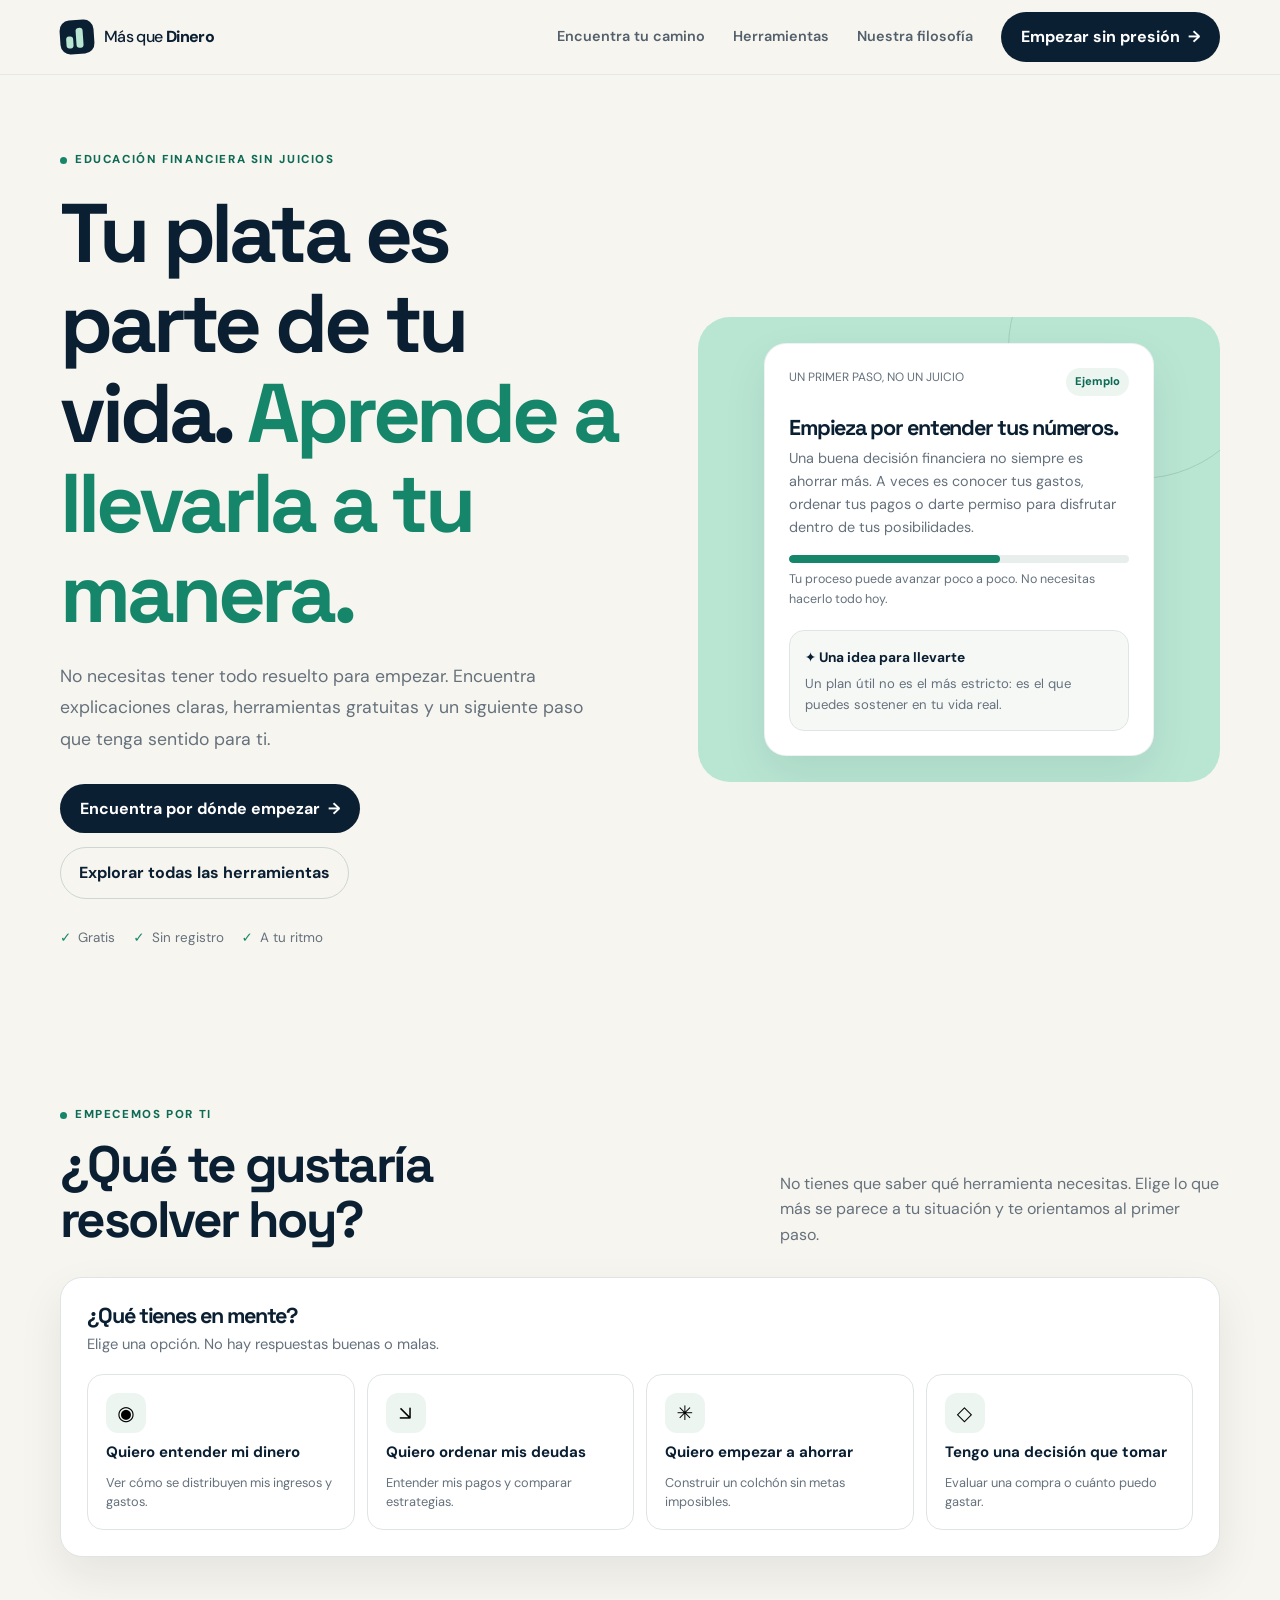
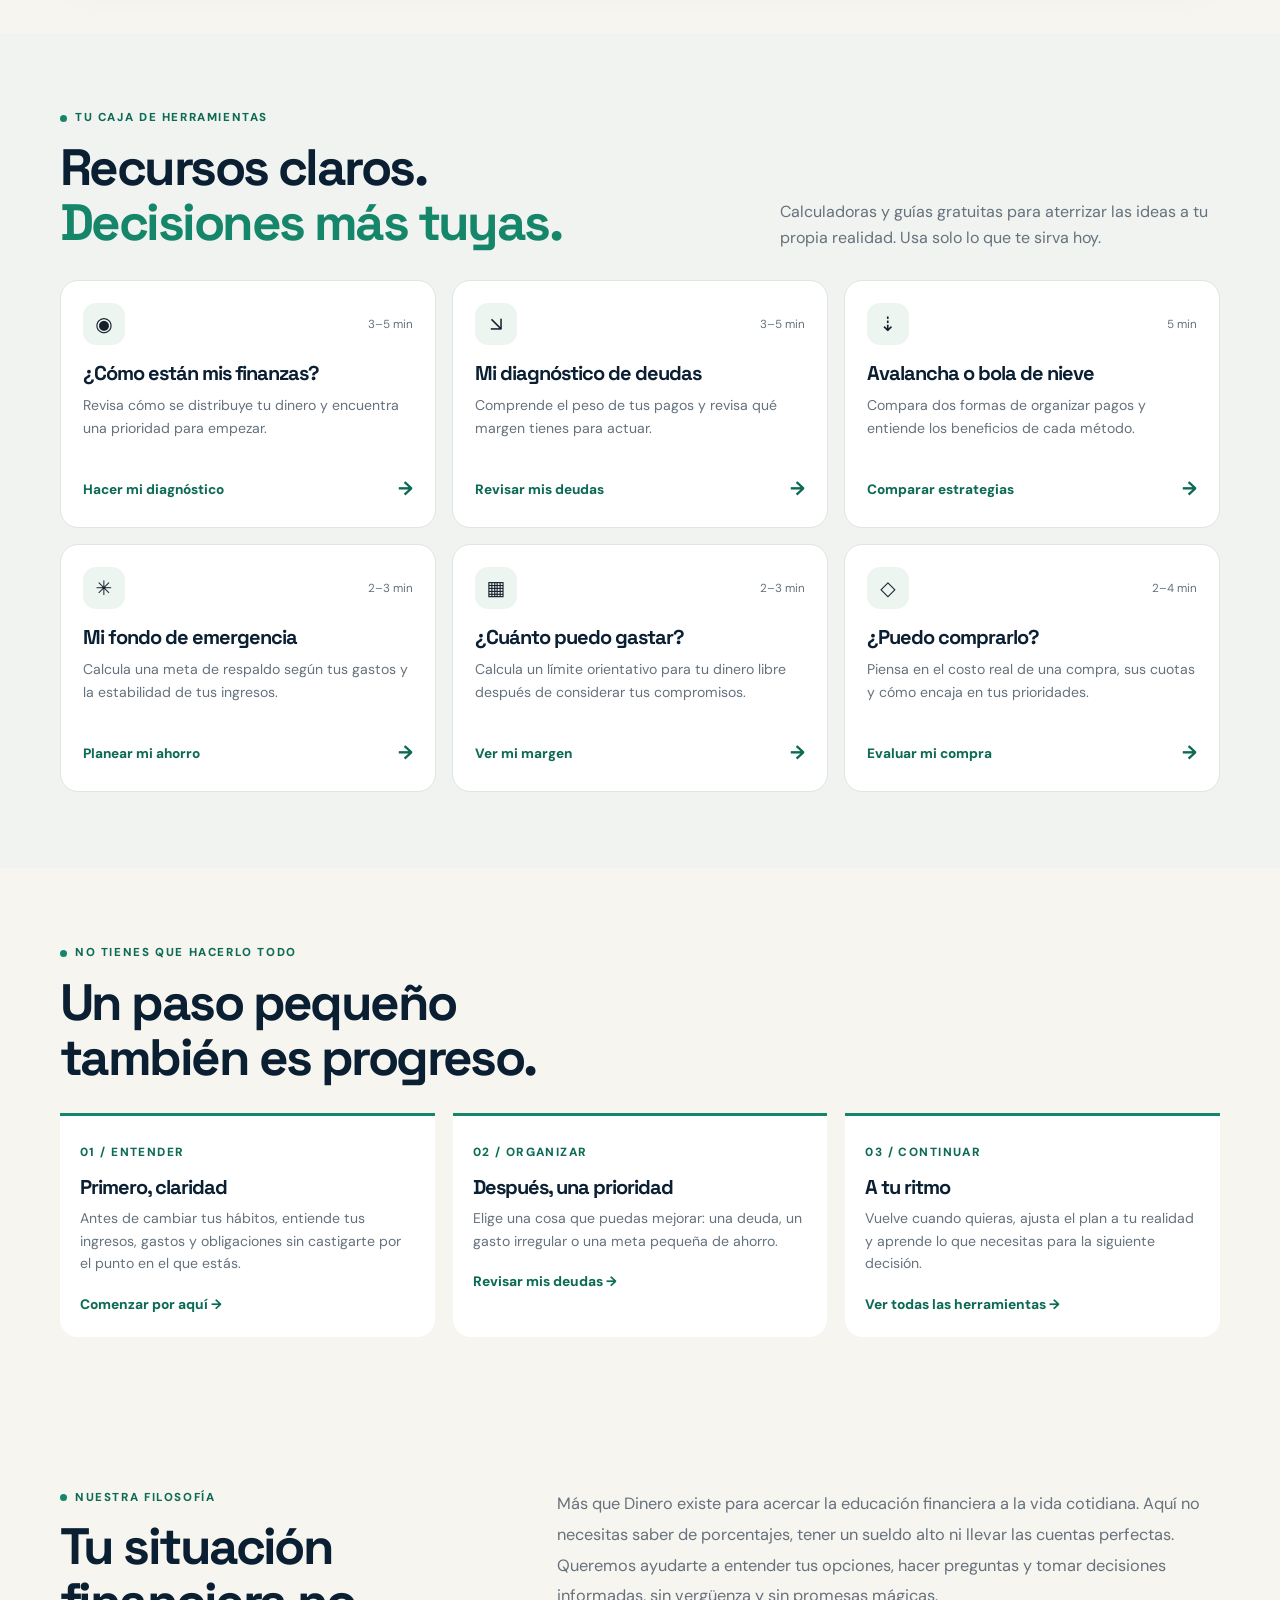
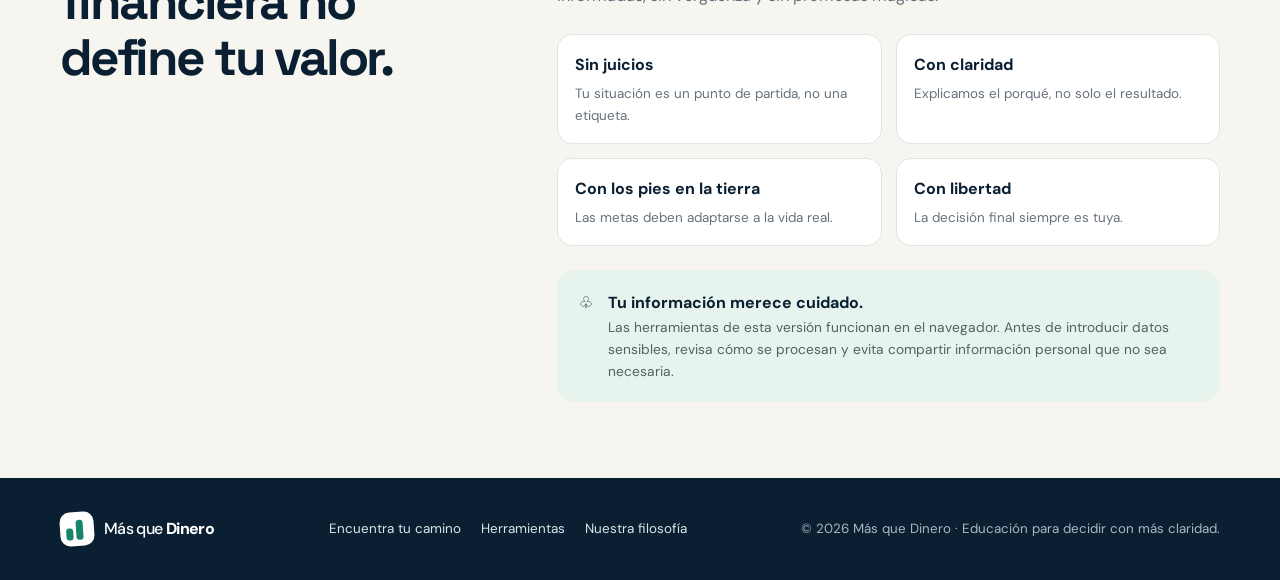
<file: index.html>
<!DOCTYPE html>
<html lang="es">
<head>
  <meta charset="UTF-8" />
  <meta name="viewport" content="width=device-width, initial-scale=1" />
  <meta name="theme-color" content="#0B1F33" />
  <meta name="description" content="Más que Dinero: herramientas gratuitas, explicaciones claras y pequeños pasos para tomar mejores decisiones financieras, sin juicios y a tu ritmo." />
  <title>Más que Dinero — Tu plata, a tu manera</title>
  <link rel="preconnect" href="https://fonts.googleapis.com" />
  <link rel="preconnect" href="https://fonts.gstatic.com" crossorigin />
  <link href="https://fonts.googleapis.com/css2?family=DM+Sans:wght@400;500;600;700;800&family=Space+Grotesk:wght@500;600;700&display=swap" rel="stylesheet" />
  <style>
    :root{--navy:#0B1F33;--navy2:#102B45;--cream:#F7F5EF;--paper:#fff;--mint:#B9E6D3;--green:#16866B;--green-dark:#0D6A55;--ink:#14202B;--muted:#65717C;--line:#DFE5E4;--soft:#EDF5F1;--yellow:#F2D77A;--shadow:0 18px 45px rgba(11,31,51,.08);--r:22px}
    *{box-sizing:border-box;margin:0;padding:0}html{scroll-behavior:smooth;scroll-padding-top:92px}body{font-family:'DM Sans',system-ui,sans-serif;background:var(--cream);color:var(--ink);line-height:1.6;-webkit-font-smoothing:antialiased}a{color:inherit;text-decoration:none}button{font:inherit;cursor:pointer}button:focus-visible,a:focus-visible{outline:3px solid var(--green);outline-offset:4px}.wrap{width:min(1160px,calc(100% - 40px));margin:auto}.topbar-wrap{position:sticky;top:0;z-index:20;background:rgba(247,245,239,.93);backdrop-filter:blur(14px);border-bottom:1px solid rgba(223,229,228,.8)}.topbar{height:74px;display:flex;align-items:center;gap:28px}.brand{display:flex;align-items:center;gap:10px;font-weight:500;letter-spacing:-.04em;color:var(--navy);white-space:nowrap}.brand strong{font-weight:800}.brand-mark{width:34px;height:34px;border-radius:10px;background:var(--navy);display:flex;align-items:flex-end;gap:3px;padding:6px;transform:rotate(-4deg)}.brand-mark span{width:7px;background:var(--mint);border-radius:3px}.brand-mark span:first-child{height:12px}.brand-mark span:last-child{height:20px}.nav{display:flex;gap:28px;margin-left:auto}.nav a{font-size:.9rem;font-weight:600;color:#52606b}.nav a:hover{color:var(--green-dark)}.nav-cta,.btn{border:0;border-radius:999px;background:var(--navy);color:white;padding:12px 20px;font-weight:700;display:inline-flex;align-items:center;justify-content:center;gap:8px;transition:transform .2s,background .2s}.nav-cta:hover,.btn:hover{background:var(--navy2);transform:translateY(-1px)}.menu-btn{display:none;background:white;border:1px solid var(--line);border-radius:12px;width:44px;height:44px;color:var(--navy)}
    .hero{display:grid;grid-template-columns:1.05fr .95fr;gap:60px;align-items:center;padding:76px 0 82px}.eyebrow{font-size:.72rem;letter-spacing:.14em;text-transform:uppercase;font-weight:800;color:var(--green-dark);display:flex;align-items:center;gap:8px}.dot{height:7px;width:7px;border-radius:50%;background:var(--green)}h1,h2,h3{font-family:'Space Grotesk',sans-serif;color:var(--navy);letter-spacing:-.05em;line-height:1.08}.hero h1{font-size:clamp(3rem,6.5vw,5.6rem);margin:20px 0 22px;max-width:680px}.hero h1 em{color:var(--green);font-style:normal}.lead{font-size:1.1rem;color:var(--muted);max-width:540px;line-height:1.8}.hero-actions{display:flex;gap:14px;align-items:center;margin-top:28px;flex-wrap:wrap}.btn-light{border:1px solid #ccd6d3;border-radius:999px;padding:12px 18px;font-weight:700;color:var(--navy);background:transparent}.reassurance{display:flex;flex-wrap:wrap;gap:18px;margin-top:28px;color:var(--muted);font-size:.84rem}.reassurance span{display:flex;align-items:center;gap:7px}.check{color:var(--green);font-weight:800}.hero-visual{position:relative;background:var(--mint);border-radius:32px;padding:26px;min-height:390px;display:flex;align-items:center;justify-content:center;overflow:hidden}.hero-visual:before{content:'';position:absolute;width:260px;height:260px;border:1px solid rgba(11,31,51,.13);border-radius:50%;top:-100px;right:-50px}.preview{position:relative;width:min(100%,390px);background:white;border:1px solid rgba(11,31,51,.06);border-radius:22px;padding:24px;box-shadow:var(--shadow)}.preview-top{display:flex;justify-content:space-between;gap:12px;color:var(--muted);font-size:.75rem}.tag{background:var(--soft);color:var(--green-dark);padding:5px 9px;border-radius:999px;font-size:.7rem;font-weight:800}.preview h3{font-size:1.35rem;margin:20px 0 8px}.preview p{color:var(--muted);font-size:.9rem}.insight{background:#f6f8f6;border:1px solid var(--line);border-radius:15px;padding:15px;margin-top:20px}.insight b{display:block;color:var(--navy);font-size:.86rem;margin-bottom:5px}.insight p{font-size:.82rem}.progress{height:8px;background:#e8eeeb;border-radius:99px;overflow:hidden;margin:16px 0 7px}.progress span{display:block;height:100%;width:62%;background:var(--green);border-radius:99px}.section{padding:76px 0}.section-head{display:flex;justify-content:space-between;align-items:end;gap:30px;margin-bottom:30px}.section-head h2,.path-intro h2,.about h2{font-size:clamp(2rem,4vw,3.4rem);margin-top:12px}.section-head p{max-width:440px;color:var(--muted)}.choose{background:white;border:1px solid var(--line);border-radius:var(--r);padding:26px;box-shadow:var(--shadow)}.choose h3{font-size:1.35rem;margin-bottom:5px}.choose>p{color:var(--muted);font-size:.92rem;margin-bottom:18px}.intent-grid{display:grid;grid-template-columns:repeat(4,1fr);gap:12px}.intent{display:flex;flex-direction:column;align-items:flex-start;text-align:left;gap:10px;padding:18px;border:1px solid var(--line);background:#fff;border-radius:16px;min-height:152px;transition:border .2s,transform .2s,background .2s}.intent:hover,.intent[aria-pressed="true"]{border-color:var(--green);background:#f4faf7;transform:translateY(-2px)}.intent-icon{height:40px;width:40px;display:grid;place-items:center;background:var(--soft);border-radius:12px;font-size:1.25rem}.intent strong{color:var(--navy);font-size:.94rem;line-height:1.3}.intent small{color:var(--muted);font-size:.8rem;line-height:1.5}.recommend{display:none;align-items:center;justify-content:space-between;gap:20px;background:var(--navy);color:white;padding:20px 22px;border-radius:16px;margin-top:16px}.recommend.show{display:flex}.recommend h4{font-family:'Space Grotesk',sans-serif;font-size:1.1rem;margin-bottom:5px}.recommend p{font-size:.86rem;color:#d4e0e5;max-width:660px}.recommend .btn{background:var(--mint);color:var(--navy);white-space:nowrap}.tools{background:#f0f3ef}.tool-grid{display:grid;grid-template-columns:repeat(3,1fr);gap:16px}.tool{background:white;border:1px solid var(--line);border-radius:18px;padding:22px;display:flex;flex-direction:column;min-height:248px;transition:transform .2s,box-shadow .2s}.tool:hover{transform:translateY(-3px);box-shadow:var(--shadow)}.tool-meta{display:flex;align-items:center;justify-content:space-between;margin-bottom:18px}.tool-icon{width:42px;height:42px;border-radius:13px;background:var(--soft);display:grid;place-items:center;font-size:1.25rem}.tool-time{font-size:.73rem;color:var(--muted)}.tool h3{font-size:1.25rem;margin-bottom:9px}.tool p{font-size:.88rem;color:var(--muted);line-height:1.65}.tool-foot{display:flex;align-items:center;justify-content:space-between;gap:10px;margin-top:auto;padding-top:20px;color:var(--green-dark);font-weight:800;font-size:.85rem}.tool-foot span:last-child{font-size:1.2rem}.path-grid{display:grid;grid-template-columns:repeat(3,1fr);gap:18px;margin-top:28px}.path{border-top:3px solid var(--green);padding:22px 20px 20px;background:white;border-radius:0 0 18px 18px}.path-num{font-size:.74rem;color:var(--green-dark);font-weight:800;letter-spacing:.12em}.path h3{font-size:1.25rem;margin:13px 0 9px}.path p{font-size:.88rem;color:var(--muted)}.path a{display:inline-block;color:var(--green-dark);font-weight:800;font-size:.86rem;margin-top:18px}.about{display:grid;grid-template-columns:.8fr 1.2fr;gap:55px;align-items:start}.about-copy{font-size:1.02rem;color:var(--muted);line-height:1.9}.principles{display:grid;grid-template-columns:repeat(2,1fr);gap:14px;margin-top:22px}.principle{padding:17px;border:1px solid var(--line);border-radius:15px;background:white}.principle b{display:block;color:var(--navy);margin-bottom:5px}.principle p{font-size:.84rem;color:var(--muted)}.privacy{background:#e7f3ed;border-radius:18px;padding:20px 22px;display:flex;gap:15px;align-items:flex-start;margin-top:24px}.privacy strong{color:var(--navy)}.privacy p{color:#4f645d;font-size:.86rem}.footer{background:var(--navy);color:#dce5e9;padding:34px 0}.footer-inner{display:flex;align-items:center;justify-content:space-between;gap:25px;flex-wrap:wrap}.footer .brand{color:white}.footer .brand-mark{background:white}.footer .brand-mark span{background:var(--green)}.footer small{color:#aab7bf}.footer-links{display:flex;gap:20px;flex-wrap:wrap;font-size:.84rem}.footer-links a:hover{color:var(--mint)}.sr-only{position:absolute;width:1px;height:1px;padding:0;margin:-1px;overflow:hidden;clip:rect(0,0,0,0);white-space:nowrap;border:0}
    @media(max-width:900px){.nav,.nav-cta{display:none}.menu-btn{display:block;margin-left:auto}.hero{grid-template-columns:1fr;gap:35px;padding:55px 0}.hero-visual{min-height:330px}.intent-grid{grid-template-columns:repeat(2,1fr)}.tool-grid{grid-template-columns:repeat(2,1fr)}.section-head{align-items:start;flex-direction:column}.about{grid-template-columns:1fr;gap:18px}}
    @media(max-width:600px){.wrap{width:calc(100% - 30px)}.topbar{height:66px}.hero{padding:42px 0 54px}.hero h1{font-size:clamp(2.75rem,13vw,4rem)}.lead{font-size:1rem}.hero-actions{align-items:stretch;flex-direction:column}.hero-actions a{width:100%}.hero-visual{padding:15px;min-height:300px;border-radius:23px}.preview{padding:19px}.section{padding:54px 0}.choose{padding:18px}.intent-grid,.tool-grid,.path-grid,.principles{grid-template-columns:1fr}.intent{min-height:auto;display:grid;grid-template-columns:42px 1fr;column-gap:12px}.intent-icon{grid-row:span 2}.recommend{align-items:stretch;flex-direction:column}.recommend .btn{width:100%}.tool{min-height:220px}.footer-inner{align-items:flex-start;flex-direction:column}.footer-links{gap:14px}.about h2,.section-head h2,.path-intro h2{font-size:2.3rem}}
    @media(prefers-reduced-motion:reduce){*,*::before,*::after{scroll-behavior:auto!important;transition:none!important;animation:none!important}}
  </style>
</head>
<body>
  <div class="topbar-wrap"><header class="topbar wrap">
    <a href="index.html" class="brand" aria-label="Más que Dinero, inicio"><span class="brand-mark"><span></span><span></span></span><span>Más que <strong>Dinero</strong></span></a>
    <nav class="nav" aria-label="Navegación principal"><a href="#elige">Encuentra tu camino</a><a href="#herramientas">Herramientas</a><a href="#sobre">Nuestra filosofía</a></nav>
    <a class="nav-cta" href="#elige">Empezar sin presión <span aria-hidden="true">→</span></a>
    <button class="menu-btn" id="menuBtn" aria-expanded="false" aria-controls="mobileNav" aria-label="Abrir menú">☰</button>
  </header></div>
  <div id="mobileNav" hidden style="background:#fff;border-bottom:1px solid #DFE5E4;padding:14px 20px"><div class="wrap" style="display:grid;gap:14px"><a href="#elige">Encuentra tu camino</a><a href="#herramientas">Herramientas</a><a href="#sobre">Nuestra filosofía</a></div></div>
  <main>
    <section class="hero wrap">
      <div><div class="eyebrow"><span class="dot"></span> Educación financiera sin juicios</div>
        <h1>Tu plata es parte de tu vida. <em>Aprende a llevarla a tu manera.</em></h1>
        <p class="lead">No necesitas tener todo resuelto para empezar. Encuentra explicaciones claras, herramientas gratuitas y un siguiente paso que tenga sentido para ti.</p>
        <div class="hero-actions"><a class="btn" href="#elige">Encuentra por dónde empezar <span aria-hidden="true">→</span></a><a class="btn-light" href="#herramientas">Explorar todas las herramientas</a></div>
        <div class="reassurance"><span><b class="check">✓</b> Gratis</span><span><b class="check">✓</b> Sin registro</span><span><b class="check">✓</b> A tu ritmo</span></div>
      </div>
      <div class="hero-visual" aria-label="Ejemplo ilustrativo de una recomendación financiera personalizada"><div class="preview"><div class="preview-top"><span>UN PRIMER PASO, NO UN JUICIO</span><span class="tag">Ejemplo</span></div><h3>Empieza por entender tus números.</h3><p>Una buena decisión financiera no siempre es ahorrar más. A veces es conocer tus gastos, ordenar tus pagos o darte permiso para disfrutar dentro de tus posibilidades.</p><div class="progress" aria-hidden="true"><span></span></div><p style="font-size:.78rem">Tu proceso puede avanzar poco a poco. No necesitas hacerlo todo hoy.</p><div class="insight"><b>✦ Una idea para llevarte</b><p>Un plan útil no es el más estricto: es el que puedes sostener en tu vida real.</p></div></div></div>
    </section>
    <section class="section wrap" id="elige"><div class="section-head"><div><div class="eyebrow"><span class="dot"></span> Empecemos por ti</div><h2>¿Qué te gustaría<br>resolver hoy?</h2></div><p>No tienes que saber qué herramienta necesitas. Elige lo que más se parece a tu situación y te orientamos al primer paso.</p></div>
      <div class="choose"><h3>¿Qué tienes en mente?</h3><p>Elige una opción. No hay respuestas buenas o malas.</p>
        <div class="intent-grid" role="group" aria-label="Elige tu objetivo financiero">
          <button class="intent" data-intent="claridad" aria-pressed="false"><span class="intent-icon" aria-hidden="true">◉</span><strong>Quiero entender mi dinero</strong><small>Ver cómo se distribuyen mis ingresos y gastos.</small></button>
          <button class="intent" data-intent="deudas" aria-pressed="false"><span class="intent-icon" aria-hidden="true">↘</span><strong>Quiero ordenar mis deudas</strong><small>Entender mis pagos y comparar estrategias.</small></button>
          <button class="intent" data-intent="ahorro" aria-pressed="false"><span class="intent-icon" aria-hidden="true">✳</span><strong>Quiero empezar a ahorrar</strong><small>Construir un colchón sin metas imposibles.</small></button>
          <button class="intent" data-intent="decision" aria-pressed="false"><span class="intent-icon" aria-hidden="true">◇</span><strong>Tengo una decisión que tomar</strong><small>Evaluar una compra o cuánto puedo gastar.</small></button>
        </div>
        <div class="recommend" id="recommend" aria-live="polite"><div><h4 id="recTitle">Tu primer paso</h4><p id="recText">Una recomendación aparecerá aquí.</p></div><a class="btn" id="recLink" href="diagnostico.html">Empezar <span aria-hidden="true">→</span></a></div>
      </div>
    </section>
    <section class="section tools" id="herramientas"><div class="wrap"><div class="section-head"><div><div class="eyebrow"><span class="dot"></span> Tu caja de herramientas</div><h2>Recursos claros.<br><span style="color:var(--green)">Decisiones más tuyas.</span></h2></div><p>Calculadoras y guías gratuitas para aterrizar las ideas a tu propia realidad. Usa solo lo que te sirva hoy.</p></div>
      <div class="tool-grid">
        <a class="tool" href="diagnostico.html"><div class="tool-meta"><span class="tool-icon">◉</span><span class="tool-time">3–5 min</span></div><h3>¿Cómo están mis finanzas?</h3><p>Revisa cómo se distribuye tu dinero y encuentra una prioridad para empezar.</p><div class="tool-foot"><span>Hacer mi diagnóstico</span><span>→</span></div></a>
        <a class="tool" href="diagnostico-deudas.html"><div class="tool-meta"><span class="tool-icon">↘</span><span class="tool-time">3–5 min</span></div><h3>Mi diagnóstico de deudas</h3><p>Comprende el peso de tus pagos y revisa qué margen tienes para actuar.</p><div class="tool-foot"><span>Revisar mis deudas</span><span>→</span></div></a>
        <a class="tool" href="avalancha-vs-boladenieve.html"><div class="tool-meta"><span class="tool-icon">⇣</span><span class="tool-time">5 min</span></div><h3>Avalancha o bola de nieve</h3><p>Compara dos formas de organizar pagos y entiende los beneficios de cada método.</p><div class="tool-foot"><span>Comparar estrategias</span><span>→</span></div></a>
        <a class="tool" href="fondo-de-emergencia.html"><div class="tool-meta"><span class="tool-icon">✳</span><span class="tool-time">2–3 min</span></div><h3>Mi fondo de emergencia</h3><p>Calcula una meta de respaldo según tus gastos y la estabilidad de tus ingresos.</p><div class="tool-foot"><span>Planear mi ahorro</span><span>→</span></div></a>
        <a class="tool" href="cuanto-puedo-gastar.html"><div class="tool-meta"><span class="tool-icon">▦</span><span class="tool-time">2–3 min</span></div><h3>¿Cuánto puedo gastar?</h3><p>Calcula un límite orientativo para tu dinero libre después de considerar tus compromisos.</p><div class="tool-foot"><span>Ver mi margen</span><span>→</span></div></a>
        <a class="tool" href="puedo-comprarlo.html"><div class="tool-meta"><span class="tool-icon">◇</span><span class="tool-time">2–4 min</span></div><h3>¿Puedo comprarlo?</h3><p>Piensa en el costo real de una compra, sus cuotas y cómo encaja en tus prioridades.</p><div class="tool-foot"><span>Evaluar mi compra</span><span>→</span></div></a>
      </div>
    </div></section>
    <section class="section wrap"><div class="path-intro"><div class="eyebrow"><span class="dot"></span> No tienes que hacerlo todo</div><h2>Un paso pequeño<br>también es progreso.</h2></div><div class="path-grid"><article class="path"><span class="path-num">01 / ENTENDER</span><h3>Primero, claridad</h3><p>Antes de cambiar tus hábitos, entiende tus ingresos, gastos y obligaciones sin castigarte por el punto en el que estás.</p><a href="diagnostico.html">Comenzar por aquí →</a></article><article class="path"><span class="path-num">02 / ORGANIZAR</span><h3>Después, una prioridad</h3><p>Elige una cosa que puedas mejorar: una deuda, un gasto irregular o una meta pequeña de ahorro.</p><a href="diagnostico-deudas.html">Revisar mis deudas →</a></article><article class="path"><span class="path-num">03 / CONTINUAR</span><h3>A tu ritmo</h3><p>Vuelve cuando quieras, ajusta el plan a tu realidad y aprende lo que necesitas para la siguiente decisión.</p><a href="#herramientas">Ver todas las herramientas →</a></article></div>
    </section>
    <section class="section wrap" id="sobre"><div class="about"><div><div class="eyebrow"><span class="dot"></span> Nuestra filosofía</div><h2>Tu situación financiera no define tu valor.</h2></div><div><p class="about-copy">Más que Dinero existe para acercar la educación financiera a la vida cotidiana. Aquí no necesitas saber de porcentajes, tener un sueldo alto ni llevar las cuentas perfectas. Queremos ayudarte a entender tus opciones, hacer preguntas y tomar decisiones informadas, sin vergüenza y sin promesas mágicas.</p><div class="principles"><div class="principle"><b>Sin juicios</b><p>Tu situación es un punto de partida, no una etiqueta.</p></div><div class="principle"><b>Con claridad</b><p>Explicamos el porqué, no solo el resultado.</p></div><div class="principle"><b>Con los pies en la tierra</b><p>Las metas deben adaptarse a la vida real.</p></div><div class="principle"><b>Con libertad</b><p>La decisión final siempre es tuya.</p></div></div><div class="privacy"><span aria-hidden="true">♧</span><div><strong>Tu información merece cuidado.</strong><p>Las herramientas de esta versión funcionan en el navegador. Antes de introducir datos sensibles, revisa cómo se procesan y evita compartir información personal que no sea necesaria.</p></div></div></div></div></section>
  </main>
  <footer class="footer"><div class="wrap footer-inner"><a href="index.html" class="brand"><span class="brand-mark"><span></span><span></span></span><span>Más que <strong>Dinero</strong></span></a><div class="footer-links"><a href="#elige">Encuentra tu camino</a><a href="#herramientas">Herramientas</a><a href="#sobre">Nuestra filosofía</a></div><small>© 2026 Más que Dinero · Educación para decidir con más claridad.</small></div></footer>
  <script>
    const choices={
      claridad:{title:'Empieza con una radiografía sencilla',text:'El diagnóstico financiero te ayuda a ordenar ingresos y gastos. No necesitas tener todo exacto: usa la mejor estimación que tengas.',href:'diagnostico.html',cta:'Hacer mi diagnóstico'},
      deudas:{title:'Primero, mira el panorama completo',text:'Revisa cuánto representan tus pagos de deuda y qué margen queda en tu presupuesto. Después puedes comparar estrategias de pago.',href:'diagnostico-deudas.html',cta:'Revisar mis deudas'},
      ahorro:{title:'Construye seguridad paso a paso',text:'Calcula una meta de fondo de emergencia que tenga sentido para tus gastos. Puedes comenzar con una primera meta pequeña.',href:'fondo-de-emergencia.html',cta:'Calcular mi meta'},
      decision:{title:'Decide con tus números, no con culpa',text:'Si estás evaluando una compra, revisa su impacto en tu presupuesto y, si te ayuda, calcula cuánto dinero libre tienes.',href:'puedo-comprarlo.html',cta:'Evaluar mi compra'}
    };
    const buttons=[...document.querySelectorAll('[data-intent]')], panel=document.getElementById('recommend');
    buttons.forEach(btn=>btn.addEventListener('click',()=>{const item=choices[btn.dataset.intent];buttons.forEach(b=>b.setAttribute('aria-pressed',String(b===btn)));document.getElementById('recTitle').textContent=item.title;document.getElementById('recText').textContent=item.text;const link=document.getElementById('recLink');link.href=item.href;link.innerHTML=item.cta+' <span aria-hidden="true">→</span>';panel.classList.add('show');panel.scrollIntoView({behavior:'smooth',block:'nearest'});}));
    const menuBtn=document.getElementById('menuBtn'), mobileNav=document.getElementById('mobileNav');menuBtn.addEventListener('click',()=>{const open=menuBtn.getAttribute('aria-expanded')==='true';menuBtn.setAttribute('aria-expanded',String(!open));menuBtn.setAttribute('aria-label',open?'Abrir menú':'Cerrar menú');mobileNav.hidden=open;menuBtn.textContent=open?'☰':'✕';});mobileNav.querySelectorAll('a').forEach(a=>a.addEventListener('click',()=>{mobileNav.hidden=true;menuBtn.setAttribute('aria-expanded','false');menuBtn.textContent='☰';menuBtn.setAttribute('aria-label','Abrir menú');}));
  </script>
</body></html>
</file>
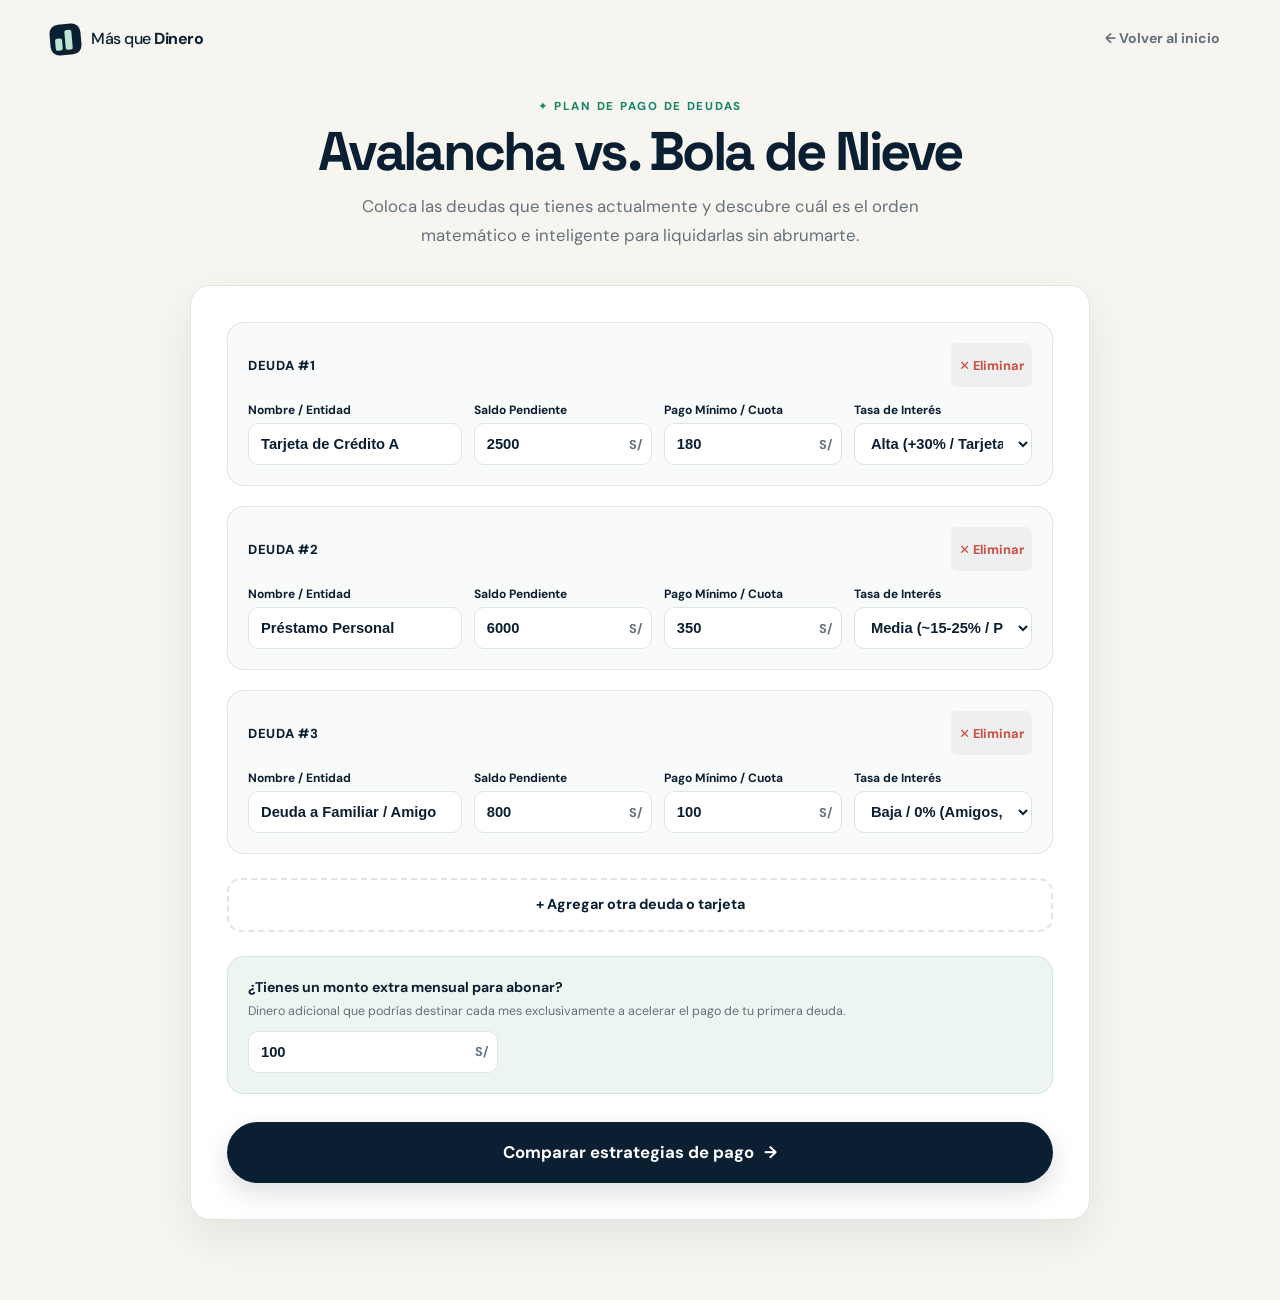
<file: avalancha-vs-boladenieve.html>
<!DOCTYPE html>
<html lang="es">
<head>
  <meta charset="UTF-8" />
  <meta name="viewport" content="width=device-width, initial-scale=1.0" />
  <meta name="theme-color" content="#0B1F33" />
  <meta name="description" content="Comparador de Estrategias de Deuda de Más que Dinero. Descubre qué método te conviene más: Avalancha vs Bola de Nieve." />
  <title>Avalancha vs. Bola de Nieve — Más que Dinero</title>
  
  <link rel="preconnect" href="https://fonts.googleapis.com">
  <link rel="preconnect" href="https://fonts.gstatic.com" crossorigin>
  <link href="https://fonts.googleapis.com/css2?family=DM+Sans:wght@400;500;600;700&family=Space+Grotesk:wght@600;700&display=swap" rel="stylesheet">
  
  <style>
    :root {
      --navy: #0B1F33;
      --navy-2: #102B45;
      --cream: #F7F5EF;
      --paper: #FFFFFF;
      --mint: #B9E6D3;
      --green: #16866B;
      --green-dark: #0D6A55;
      --ink: #14202B;
      --muted: #65717C;
      --line: #DFE5E4;
      --soft: #EDF5F1;
      --yellow: #F2D77A;
      --danger: #C84D42;
      --shadow: 0 18px 45px rgba(11,31,51,.08);
      --radius: 20px;
    }

    * { box-sizing: border-box; margin: 0; padding: 0; }
    html { scroll-behavior: smooth; }
    body {
      font-family: "DM Sans", system-ui, sans-serif;
      background: var(--cream);
      color: var(--ink);
      line-height: 1.5;
    }
    a { color: inherit; text-decoration: none; }
    button { font: inherit; cursor: pointer; border: none; }

    /* Topbar Header */
    .topbar {
      width: min(1180px, calc(100% - 40px));
      margin: 0 auto;
      height: 78px;
      display: flex;
      align-items: center;
      justify-content: space-between;
      gap: 24px;
    }
    .brand {
      display: inline-flex;
      align-items: center;
      gap: 10px;
      font-weight: 500;
      letter-spacing: -.03em;
      color: var(--navy);
      white-space: nowrap;
    }
    .brand strong { font-weight: 700; }
    .brand-mark {
      width: 31px;
      height: 31px;
      display: inline-flex;
      align-items: flex-end;
      gap: 3px;
      padding: 5px;
      border-radius: 9px;
      background: var(--navy);
      transform: rotate(-5deg);
    }
    .brand-mark span { display: block; width: 7px; border-radius: 2px; background: var(--mint); }
    .brand-mark span:first-child { height: 12px; }
    .brand-mark span:last-child { height: 20px; }

    .back-btn {
      display: inline-flex;
      align-items: center;
      gap: 8px;
      font-size: .88rem;
      font-weight: 700;
      color: var(--muted);
      transition: .2s;
    }
    .back-btn:hover { color: var(--navy); }

    /* Main Container */
    .tool-container {
      width: min(900px, calc(100% - 32px));
      margin: 20px auto 80px;
    }

    .tool-header {
      text-align: center;
      margin-bottom: 36px;
    }
    .eyebrow {
      font-size: .72rem;
      font-weight: 800;
      letter-spacing: .15em;
      color: var(--green);
      text-transform: uppercase;
      margin-bottom: 8px;
    }
    .tool-header h1 {
      font-family: "Space Grotesk", sans-serif;
      font-size: clamp(2.2rem, 5vw, 3.4rem);
      letter-spacing: -.05em;
      color: var(--navy);
      line-height: 1.05;
    }
    .tool-header p {
      color: var(--muted);
      font-size: 1.05rem;
      max-width: 620px;
      margin: 12px auto 0;
    }

    /* Card Form */
    .card {
      background: var(--paper);
      border-radius: var(--radius);
      padding: 36px;
      box-shadow: var(--shadow);
      border: 1px solid var(--line);
      margin-bottom: 32px;
    }

    .debts-list {
      display: grid;
      gap: 20px;
      margin-bottom: 24px;
    }

    .debt-item-card {
      background: #F9FAFA;
      border: 1px solid var(--line);
      border-radius: 16px;
      padding: 20px;
      position: relative;
    }

    .debt-header-row {
      display: flex;
      justify-content: space-between;
      align-items: center;
      margin-bottom: 14px;
    }
    .debt-title-tag {
      font-size: .82rem;
      font-weight: 800;
      color: var(--navy);
      text-transform: uppercase;
      letter-spacing: .05em;
    }
    .remove-btn {
      color: var(--danger);
      font-size: .8rem;
      font-weight: 700;
      padding: 4px 8px;
      border-radius: 6px;
      transition: .2s;
    }
    .remove-btn:hover { background: #FCE8E6; }

    .debt-inputs-grid {
      display: grid;
      grid-template-columns: 1.2fr 1fr 1fr 1fr;
      gap: 12px;
    }

    .field-label {
      display: block;
      font-size: .75rem;
      font-weight: 700;
      color: var(--navy);
      margin-bottom: 4px;
    }

    .input-wrapper {
      position: relative;
      display: flex;
      align-items: center;
    }
    .input-wrapper input, .input-wrapper select {
      width: 100%;
      height: 42px;
      border: 1.5px solid var(--line);
      border-radius: 10px;
      padding: 0 12px;
      font-size: .92rem;
      font-weight: 700;
      color: var(--navy);
      background: white;
      outline: none;
      transition: .2s;
    }
    .input-wrapper input:focus, .input-wrapper select:focus {
      border-color: var(--navy);
    }
    .has-unit input { padding-right: 30px; }
    .input-unit {
      position: absolute;
      right: 10px;
      font-size: .8rem;
      font-weight: 700;
      color: var(--muted);
      pointer-events: none;
    }

    .add-debt-btn {
      width: 100%;
      padding: 14px;
      border: 2px dashed var(--line);
      border-radius: 14px;
      color: var(--navy);
      font-weight: 700;
      font-size: .9rem;
      display: flex;
      align-items: center;
      justify-content: center;
      gap: 8px;
      transition: .2s;
      background: transparent;
    }
    .add-debt-btn:hover {
      border-color: var(--navy);
      background: var(--soft);
    }

    .extra-payment-box {
      background: var(--soft);
      border-radius: 16px;
      padding: 20px;
      margin-top: 24px;
      border: 1px solid #D2E6DE;
    }
    .extra-payment-box label {
      display: block;
      font-size: .88rem;
      font-weight: 700;
      color: var(--navy);
      margin-bottom: 4px;
    }
    .extra-payment-box p {
      font-size: .78rem;
      color: var(--muted);
      margin-bottom: 10px;
    }

    .analyze-btn {
      width: 100%;
      background: var(--navy);
      color: white;
      padding: 18px;
      border-radius: 999px;
      font-weight: 700;
      font-size: 1.05rem;
      display: flex;
      align-items: center;
      justify-content: center;
      gap: 10px;
      margin-top: 28px;
      transition: .22s ease;
      box-shadow: 0 10px 25px rgba(11,31,51,.15);
    }
    .analyze-btn:hover {
      background: var(--navy-2);
      transform: translateY(-2px);
    }

    /* Results Section */
    .results-section {
      display: none;
      animation: fadeIn .4s ease forwards;
    }
    .results-section.active { display: block; }

    @keyframes fadeIn {
      from { opacity: 0; transform: translateY(15px); }
      to { opacity: 1; transform: translateY(0); }
    }

    /* Strategy Comparison Grid */
    .strategies-grid {
      display: grid;
      grid-template-columns: repeat(2, 1fr);
      gap: 24px;
      margin-bottom: 32px;
    }

    .strategy-card {
      background: var(--paper);
      border-radius: var(--radius);
      padding: 28px;
      border: 2px solid var(--line);
      position: relative;
      transition: .2s;
    }
    .strategy-card.recommended {
      border-color: var(--green);
      box-shadow: var(--shadow);
    }

    .strategy-badge {
      position: absolute;
      top: -12px;
      right: 20px;
      background: var(--green);
      color: white;
      font-size: .68rem;
      font-weight: 800;
      padding: 4px 12px;
      border-radius: 999px;
      text-transform: uppercase;
      letter-spacing: .08em;
    }

    .strategy-header {
      margin-bottom: 20px;
    }
    .strategy-header h3 {
      font-family: "Space Grotesk", sans-serif;
      font-size: 1.4rem;
      color: var(--navy);
      display: flex;
      align-items: center;
      gap: 8px;
    }
    .strategy-header p {
      font-size: .82rem;
      color: var(--muted);
      margin-top: 4px;
    }

    .roadmap-list {
      display: grid;
      gap: 12px;
    }
    .roadmap-step {
      display: flex;
      align-items: center;
      gap: 12px;
      padding: 12px;
      background: var(--soft);
      border-radius: 12px;
    }
    .step-num {
      width: 28px;
      height: 28px;
      border-radius: 50%;
      background: var(--navy);
      color: white;
      font-size: .8rem;
      font-weight: 800;
      display: grid;
      place-items: center;
      flex-shrink: 0;
    }
    .step-details strong {
      display: block;
      font-size: .9rem;
      color: var(--navy);
    }
    .step-details span {
      font-size: .75rem;
      color: var(--muted);
    }

    /* Carlos Recommendation Box */
    .carlos-box {
      background: var(--paper);
      border-radius: var(--radius);
      padding: 32px;
      border: 1px solid var(--line);
      margin-bottom: 32px;
      border-left: 5px solid var(--navy);
    }
    .carlos-header {
      display: flex;
      align-items: center;
      gap: 12px;
      margin-bottom: 14px;
    }
    .carlos-avatar {
      width: 42px;
      height: 42px;
      border-radius: 50%;
      background: var(--navy);
      color: var(--mint);
      display: grid;
      place-items: center;
      font-weight: 800;
      font-size: .9rem;
    }
    .carlos-title h3 {
      font-size: 1.05rem;
      color: var(--navy);
    }
    .carlos-title p {
      font-size: .75rem;
      color: var(--muted);
    }

    .carlos-body {
      color: var(--ink);
      font-size: .98rem;
      line-height: 1.6;
    }
    .carlos-body strong { color: var(--navy); }

    @media (max-width: 768px) {
      .debt-inputs-grid { grid-template-columns: 1fr 1fr; }
      .strategies-grid { grid-template-columns: 1fr; }
      .card, .strategy-card, .carlos-box { padding: 22px; }
    }

    /* MÁS QUE DINERO · experiencia compartida, responsive y accesible */
    :focus-visible { outline: 3px solid #16866B; outline-offset: 3px; }
    a, button, input, select { -webkit-tap-highlight-color: transparent; }
    button, .analyze-btn, .primary-btn, .nav-cta { min-height: 44px; }
    .back-btn { border-radius: 999px; padding: 8px 10px; }
    .back-btn:hover { background: rgba(11,31,51,.05); }
    .tool-header p { line-height: 1.7; }
    .field-desc { line-height: 1.55; }
    input, select, textarea { max-width: 100%; }
    .card { overflow-wrap: anywhere; }
    @media (max-width: 680px) {
      .topbar { width: calc(100% - 28px); height: 64px; }
      .tool-container { width: calc(100% - 28px); margin-top: 14px; }
      .tool-header { margin-bottom: 24px; text-align: left; }
      .tool-header p { margin-left: 0; font-size: .98rem; }
      .card { padding: 22px 18px; border-radius: 16px; }
      .analyze-btn { padding: 15px; font-size: 1rem; }
    }
    @media (prefers-reduced-motion: reduce) {
      *, *::before, *::after { scroll-behavior: auto !important; animation-duration: .01ms !important; animation-iteration-count: 1 !important; transition-duration: .01ms !important; }
    }
  </style>
</head>

<body>

  <header class="topbar">
    <a href="index.html" class="brand" aria-label="Más que Dinero - inicio">
      <span class="brand-mark"><span></span><span></span></span>
      <span>Más que <strong>Dinero</strong></span>
    </a>
    <a href="index.html" class="back-btn">← Volver al inicio</a>
  </header>

  <main class="tool-container">
    <div class="tool-header">
      <div class="eyebrow">✦ PLAN DE PAGO DE DEUDAS</div>
      <h1>Avalancha vs. Bola de Nieve</h1>
      <p>Coloca las deudas que tienes actualmente y descubre cuál es el orden matemático e inteligente para liquidarlas sin abrumarte.</p>
    </div>

    <div class="card">
      <div class="debts-list" id="debts-container">
        <!-- Tarjetas agregadas dinámicamente -->
      </div>

      <button type="button" class="add-debt-btn" onclick="addDebtRow()">
        + Agregar otra deuda o tarjeta
      </button>

      <div class="extra-payment-box">
        <label for="extra-payment">¿Tienes un monto extra mensual para abonar?</label>
        <p>Dinero adicional que podrías destinar cada mes exclusivamente a acelerar el pago de tu primera deuda.</p>
        <div class="input-wrapper has-unit" style="max-width: 250px;">
          <input type="number" id="extra-payment" placeholder="0.00" min="0" value="100" />
          <span class="input-unit">S/</span>
        </div>
      </div>

      <button type="button" class="analyze-btn" onclick="runComparison()">
        Comparar estrategias de pago <span>→</span>
      </button>
    </div>

    <!-- SECCIÓN DE RESULTADOS -->
    <div class="results-section" id="results">
      
      <div class="strategies-grid">
        <!-- Avalancha -->
        <div class="strategy-card recommended" id="card-avalanche">
          <span class="strategy-badge">Ahorra más dinero</span>
          <div class="strategy-header">
            <h3>🏔️ Método Avalancha</h3>
            <p>Prioriza la deuda con <strong>mayor tasa de interés</strong> para minimizar el costo financiero total.</p>
          </div>
          <div class="roadmap-list" id="roadmap-avalanche">
            <!-- Pasos generados -->
          </div>
        </div>

        <!-- Bola de Nieve -->
        <div class="strategy-card" id="card-snowball">
          <div class="strategy-header">
            <h3>☃️ Método Bola de Nieve</h3>
            <p>Prioriza la deuda con <strong>menor saldo total</strong> para darte victorias psicológicas rápidas.</p>
          </div>
          <div class="roadmap-list" id="roadmap-snowball">
            <!-- Pasos generados -->
          </div>
        </div>
      </div>

      <!-- Consejo de Carlos -->
      <div class="carlos-box">
        <div class="carlos-header">
          <div class="carlos-avatar">C</div>
          <div class="carlos-title">
            <h3>¿Cuál estrategia deberías elegir?</h3>
            <p>El consejo de Carlos (Fundador de Más que Dinero)</p>
          </div>
        </div>
        <div class="carlos-body" id="carlos-advice">
          <!-- Generado dinámicamente -->
        </div>
      </div>

    </div>
  </main>

  <script>
    let debtIdCounter = 0;

    function init() {
      addDebtRow('Tarjeta de Crédito A', 2500, 180, '3');
      addDebtRow('Préstamo Personal', 6000, 350, '2');
      addDebtRow('Deuda a Familiar / Amigo', 800, 100, '1');
    }

    function addDebtRow(name = '', balance = '', minPayment = '', rateCategory = '3') {
      debtIdCounter++;
      const container = document.getElementById('debts-container');

      const item = document.createElement('div');
      item.className = 'debt-item-card';
      item.id = `debt-item-${debtIdCounter}`;

      item.innerHTML = `
        <div class="debt-header-row">
          <span class="debt-title-tag">Deuda #${debtIdCounter}</span>
          <button type="button" class="remove-btn" onclick="removeDebtRow(${debtIdCounter})">✕ Eliminar</button>
        </div>
        <div class="debt-inputs-grid">
          <div>
            <label class="field-label">Nombre / Entidad</label>
            <div class="input-wrapper">
              <input type="text" class="d-name" placeholder="Ej. Tarjeta BCP" value="${name}" />
            </div>
          </div>
          <div>
            <label class="field-label">Saldo Pendiente</label>
            <div class="input-wrapper has-unit">
              <input type="number" class="d-balance" placeholder="0" min="0" value="${balance}" />
              <span class="input-unit">S/</span>
            </div>
          </div>
          <div>
            <label class="field-label">Pago Mínimo / Cuota</label>
            <div class="input-wrapper has-unit">
              <input type="number" class="d-min" placeholder="0" min="0" value="${minPayment}" />
              <span class="input-unit">S/</span>
            </div>
          </div>
          <div>
            <label class="field-label">Tasa de Interés</label>
            <div class="input-wrapper">
              <select class="d-rate">
                <option value="3" ${rateCategory === '3' ? 'selected' : ''}>Alta (+30% / Tarjetas)</option>
                <option value="2" ${rateCategory === '2' ? 'selected' : ''}>Media (~15-25% / Préstamos)</option>
                <option value="1" ${rateCategory === '1' ? 'selected' : ''}>Baja / 0% (Amigos, Casa)</option>
              </select>
            </div>
          </div>
        </div>
      `;

      container.appendChild(item);
    }

    function removeDebtRow(id) {
      const items = document.querySelectorAll('.debt-item-card');
      if (items.length <= 1) {
        alert('Debes mantener al menos una deuda registrada.');
        return;
      }
      const item = document.getElementById(`debt-item-${id}`);
      if (item) item.remove();
    }

    function getDebtsFromUI() {
      const items = document.querySelectorAll('.debt-item-card');
      const debts = [];

      items.forEach((item, index) => {
        const name = item.querySelector('.d-name').value.trim() || `Deuda #${index + 1}`;
        const balance = parseFloat(item.querySelector('.d-balance').value) || 0;
        const minPayment = parseFloat(item.querySelector('.d-min').value) || 0;
        const ratePriority = parseInt(item.querySelector('.d-rate').value) || 1;

        if (balance > 0) {
          debts.push({ name, balance, minPayment, ratePriority });
        }
      });

      return debts;
    }

    function runComparison() {
      const debts = getDebtsFromUI();
      const extraPayment = parseFloat(document.getElementById('extra-payment').value) || 0;

      if (debts.length === 0) {
        alert('Por favor ingresa al menos una deuda con saldo pendiente.');
        return;
      }

      // Orden Avalancha: Tasa más alta primero (ratePriority descendente), luego saldo
      const avalanche = [...debts].sort((a, b) => b.ratePriority - a.ratePriority || b.balance - a.balance);

      // Orden Bola de Nieve: Saldo más pequeño primero (balance ascendente)
      const snowball = [...debts].sort((a, b) => a.balance - b.balance);

      // Render Roadmap Avalancha
      renderRoadmap('roadmap-avalanche', avalanche, extraPayment);

      // Render Roadmap Bola de Nieve
      renderRoadmap('roadmap-snowball', snowball, extraPayment);

      // Render Carlos' Advice
      const carlosEl = document.getElementById('carlos-advice');
      
      carlosEl.innerHTML = `
        <strong>Ambos métodos funcionan, pero dependen de lo que tú necesites hoy:</strong><br><br>
        <ul>
          <li style="margin-bottom: 8px;">
            <strong>Elige AVALANCHA si eres disciplinado con tus números:</strong> Matemáticamente es la opción más inteligente porque te ahorra la mayor cantidad de dinero en intereses al atacar primero las tarjetas o deudas más caras.
          </li>
          <li>
            <strong>Elige BOLA DE NIEVE si necesitas motivación rápida:</strong> Si sientes frustración por ver muchas cuentas abiertas, este método borra deudas pequeñas rápido. Ver que eliminas la primera deuda en poco tiempo te da un impulso psicológico enorme para no abandonar el plan.
          </li>
        </ul>
        <br>
        <strong>El truco de oro:</strong> Junta las cuotas de las deudas que vayas eliminando más tu dinero extra de <strong>S/ ${extraPayment}</strong> y ataca con todo la siguiente deuda. ¡No te gastes ese dinero liberado!
      `;

      // Show Results
      const resultsEl = document.getElementById('results');
      resultsEl.classList.add('active');
      resultsEl.scrollIntoView({ behavior: 'smooth', block: 'start' });
    }

    function renderRoadmap(containerId, debtList, extra) {
      const container = document.getElementById(containerId);
      container.innerHTML = '';

      debtList.forEach((debt, idx) => {
        const isFirst = idx === 0;
        const totalAllocated = isFirst ? (debt.minPayment + extra) : debt.minPayment;

        const stepEl = document.createElement('div');
        stepEl.className = 'roadmap-step';
        stepEl.innerHTML = `
          <div class="step-num">${idx + 1}</div>
          <div class="step-details">
            <strong>${debt.name} ${isFirst ? '🔥 (OBJETIVO #1)' : ''}</strong>
            <span>Saldo: S/ ${debt.balance.toLocaleString('es-PE')} | Abono mensual sugerido: <strong>S/ ${totalAllocated.toLocaleString('es-PE')}</strong></span>
          </div>
        `;
        container.appendChild(stepEl);
      });
    }

    // Inicializar con tarjetas de prueba
    init();
  </script>
</body>
</html>
</file>
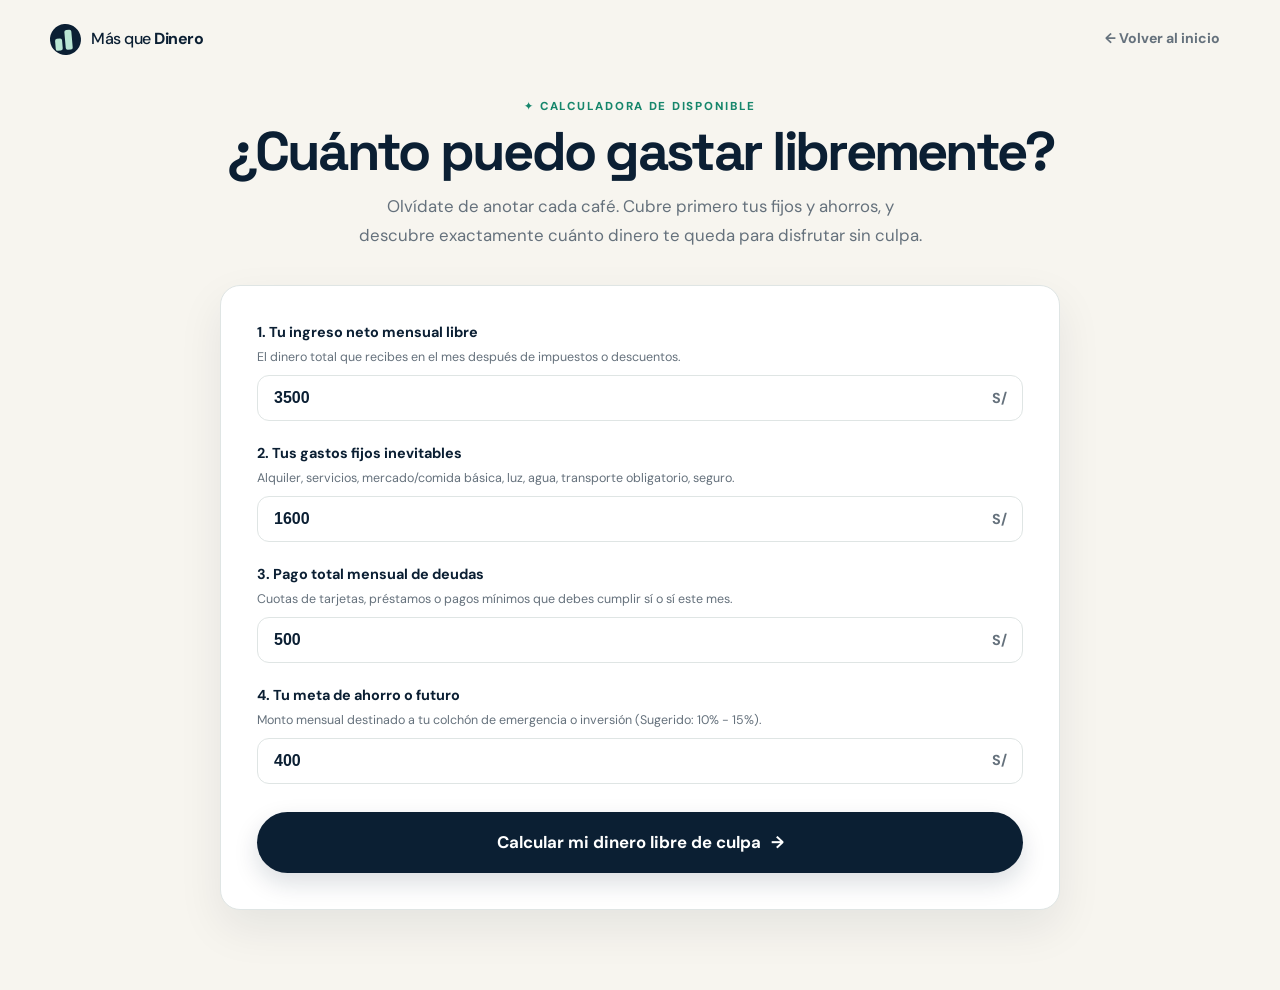
<file: cuanto-puedo-gastar.html>
<!DOCTYPE html>
<html lang="es">
<head>
  <meta charset="UTF-8" />
  <meta name="viewport" content="width=device-width, initial-scale=1.0" />
  <meta name="theme-color" content="#0B1F33" />
  <meta name="description" content="Calculadora de Dinero Libre de Más que Dinero. Descubre cuánto puedes gastar al día y a la semana sin culpa." />
  <title>¿Cuánto puedo gastar? — Más que Dinero</title>
  
  <link rel="preconnect" href="https://fonts.googleapis.com">
  <link rel="preconnect" href="https://fonts.gstatic.com" crossorigin>
  <link href="https://fonts.googleapis.com/css2?family=DM+Sans:wght@400;500;600;700&family=Space+Grotesk:wght@600;700&display=swap" rel="stylesheet">
  
  <style>
    :root {
      --navy: #0B1F33;
      --navy-2: #102B45;
      --cream: #F7F5EF;
      --paper: #FFFFFF;
      --mint: #B9E6D3;
      --green: #16866B;
      --green-dark: #0D6A55;
      --ink: #14202B;
      --muted: #65717C;
      --line: #DFE5E4;
      --soft: #EDF5F1;
      --yellow: #F2D77A;
      --danger: #C84D42;
      --shadow: 0 18px 45px rgba(11,31,51,.08);
      --radius: 20px;
    }

    * { box-sizing: border-box; margin: 0; padding: 0; }
    html { scroll-behavior: smooth; }
    body {
      font-family: "DM Sans", system-ui, sans-serif;
      background: var(--cream);
      color: var(--ink);
      line-height: 1.5;
    }
    a { color: inherit; text-decoration: none; }
    button { font: inherit; cursor: pointer; border: none; }

    /* Topbar Header */
    .topbar {
      width: min(1180px, calc(100% - 40px));
      margin: 0 auto;
      height: 78px;
      display: flex;
      align-items: center;
      justify-content: space-between;
      gap: 24px;
    }
    .brand {
      display: inline-flex;
      align-items: center;
      gap: 10px;
      font-weight: 500;
      letter-spacing: -.03em;
      color: var(--navy);
      white-space: nowrap;
    }
    .brand strong { font-weight: 700; }
    .brand-mark {
      width: 31px;
      height: 31px;
      display: inline-flex;
      align-items: flex-end;
      gap: 3px;
      padding: 5px;
      border-radius: 99px;
      background: var(--navy);
      transform: rotate(-5deg);
    }
    .brand-mark span { display: block; width: 7px; border-radius: 2px; background: var(--mint); }
    .brand-mark span:first-child { height: 12px; }
    .brand-mark span:last-child { height: 20px; }

    .back-btn {
      display: inline-flex;
      align-items: center;
      gap: 8px;
      font-size: .88rem;
      font-weight: 700;
      color: var(--muted);
      transition: .2s;
    }
    .back-btn:hover { color: var(--navy); }

    /* Main Container */
    .tool-container {
      width: min(840px, calc(100% - 32px));
      margin: 20px auto 80px;
    }

    .tool-header {
      text-align: center;
      margin-bottom: 36px;
    }
    .eyebrow {
      font-size: .72rem;
      font-weight: 800;
      letter-spacing: .15em;
      color: var(--green);
      text-transform: uppercase;
      margin-bottom: 8px;
    }
    .tool-header h1 {
      font-family: "Space Grotesk", sans-serif;
      font-size: clamp(2.2rem, 5vw, 3.4rem);
      letter-spacing: -.05em;
      color: var(--navy);
      line-height: 1.05;
    }
    .tool-header p {
      color: var(--muted);
      font-size: 1.05rem;
      max-width: 580px;
      margin: 12px auto 0;
    }

    /* Card Form */
    .card {
      background: var(--paper);
      border-radius: var(--radius);
      padding: 36px;
      box-shadow: var(--shadow);
      border: 1px solid var(--line);
      margin-bottom: 32px;
    }

    .form-group {
      margin-bottom: 22px;
    }
    .form-group:last-child { margin-bottom: 0; }
    
    .field-label {
      display: block;
      font-size: .9rem;
      font-weight: 700;
      color: var(--navy);
      margin-bottom: 4px;
    }
    .field-desc {
      font-size: .78rem;
      color: var(--muted);
      margin-bottom: 8px;
    }

    .input-wrapper {
      position: relative;
      display: flex;
      align-items: center;
    }
    .input-wrapper input {
      width: 100%;
      height: 46px;
      border: 1.5px solid var(--line);
      border-radius: 12px;
      padding: 0 36px 0 16px;
      font-size: 1rem;
      font-weight: 700;
      color: var(--navy);
      background: white;
      outline: none;
      transition: .2s;
    }
    .input-wrapper input:focus {
      border-color: var(--navy);
      box-shadow: 0 0 0 3px rgba(11,31,51,.08);
    }
    .input-unit {
      position: absolute;
      right: 16px;
      font-size: .9rem;
      font-weight: 700;
      color: var(--muted);
      pointer-events: none;
    }

    .analyze-btn {
      width: 100%;
      background: var(--navy);
      color: white;
      padding: 18px;
      border-radius: 999px;
      font-weight: 700;
      font-size: 1.05rem;
      display: flex;
      align-items: center;
      justify-content: center;
      gap: 10px;
      margin-top: 28px;
      transition: .22s ease;
      box-shadow: 0 10px 25px rgba(11,31,51,.15);
    }
    .analyze-btn:hover {
      background: var(--navy-2);
      transform: translateY(-2px);
    }

    /* Results Section */
    .results-section {
      display: none;
      animation: fadeIn .4s ease forwards;
    }
    .results-section.active { display: block; }

    @keyframes fadeIn {
      from { opacity: 0; transform: translateY(15px); }
      to { opacity: 1; transform: translateY(0); }
    }

    /* Main Allowance Display */
    .allowance-hero {
      background: var(--navy);
      color: white;
      border-radius: var(--radius);
      padding: 36px;
      text-align: center;
      margin-bottom: 28px;
    }
    .allowance-eyebrow {
      font-size: .75rem;
      font-weight: 800;
      color: var(--mint);
      text-transform: uppercase;
      letter-spacing: .12em;
      margin-bottom: 8px;
    }
    .allowance-amount {
      font-family: "Space Grotesk", sans-serif;
      font-size: clamp(2.8rem, 6vw, 4.2rem);
      font-weight: 700;
      line-height: 1;
      color: white;
      margin-bottom: 10px;
    }
    .allowance-sub {
      color: #B9C7D1;
      font-size: .95rem;
      max-width: 480px;
      margin: 0 auto;
    }

    /* Breakdown Grid */
    .breakdown-grid {
      display: grid;
      grid-template-columns: repeat(3, 1fr);
      gap: 16px;
      margin-bottom: 28px;
    }
    .breakdown-card {
      background: var(--paper);
      border-radius: var(--radius);
      padding: 20px;
      border: 1px solid var(--line);
      text-align: center;
    }
    .breakdown-card span {
      display: block;
      font-size: .75rem;
      font-weight: 700;
      color: var(--muted);
      text-transform: uppercase;
      letter-spacing: .05em;
      margin-bottom: 6px;
    }
    .breakdown-card strong {
      font-family: "Space Grotesk", sans-serif;
      font-size: 1.4rem;
      color: var(--navy);
    }

    /* Carlos Advice Box */
    .carlos-box {
      background: var(--paper);
      border-radius: var(--radius);
      padding: 32px;
      border: 1px solid var(--line);
      margin-bottom: 32px;
      border-left: 5px solid var(--navy);
    }
    .carlos-header {
      display: flex;
      align-items: center;
      gap: 12px;
      margin-bottom: 14px;
    }
    .carlos-avatar {
      width: 42px;
      height: 42px;
      border-radius: 50%;
      background: var(--navy);
      color: var(--mint);
      display: grid;
      place-items: center;
      font-weight: 800;
      font-size: .9rem;
    }
    .carlos-title h3 {
      font-size: 1.05rem;
      color: var(--navy);
    }
    .carlos-title p {
      font-size: .75rem;
      color: var(--muted);
    }

    .carlos-body {
      color: var(--ink);
      font-size: .98rem;
      line-height: 1.6;
    }
    .carlos-body strong { color: var(--navy); }

    @media (max-width: 680px) {
      .breakdown-grid { grid-template-columns: 1fr; }
      .card, .allowance-hero, .carlos-box { padding: 24px; }
    }

    /* MÁS QUE DINERO · experiencia compartida, responsive y accesible */
    :focus-visible { outline: 3px solid #16866B; outline-offset: 3px; }
    a, button, input, select { -webkit-tap-highlight-color: transparent; }
    button, .analyze-btn, .primary-btn, .nav-cta { min-height: 44px; }
    .back-btn { border-radius: 999px; padding: 8px 10px; }
    .back-btn:hover { background: rgba(11,31,51,.05); }
    .tool-header p { line-height: 1.7; }
    .field-desc { line-height: 1.55; }
    input, select, textarea { max-width: 100%; }
    .card { overflow-wrap: anywhere; }
    @media (max-width: 680px) {
      .topbar { width: calc(100% - 28px); height: 64px; }
      .tool-container { width: calc(100% - 28px); margin-top: 14px; }
      .tool-header { margin-bottom: 24px; text-align: left; }
      .tool-header p { margin-left: 0; font-size: .98rem; }
      .card { padding: 22px 18px; border-radius: 16px; }
      .analyze-btn { padding: 15px; font-size: 1rem; }
    }
    @media (prefers-reduced-motion: reduce) {
      *, *::before, *::after { scroll-behavior: auto !important; animation-duration: .01ms !important; animation-iteration-count: 1 !important; transition-duration: .01ms !important; }
    }
  </style>
</head>

<body>

  <header class="topbar">
    <a href="index.html" class="brand" aria-label="Más que Dinero - inicio">
      <span class="brand-mark"><span></span><span></span></span>
      <span>Más que <strong>Dinero</strong></span>
    </a>
    <a href="index.html" class="back-btn">← Volver al inicio</a>
  </header>

  <main class="tool-container">
    <div class="tool-header">
      <div class="eyebrow">✦ CALCULADORA DE DISPONIBLE</div>
      <h1>¿Cuánto puedo gastar libremente?</h1>
      <p>Olvídate de anotar cada café. Cubre primero tus fijos y ahorros, y descubre exactamente cuánto dinero te queda para disfrutar sin culpa.</p>
    </div>

    <div class="card">
      <div class="form-group">
        <label class="field-label" for="income">1. Tu ingreso neto mensual libre</label>
        <p class="field-desc">El dinero total que recibes en el mes después de impuestos o descuentos.</p>
        <div class="input-wrapper">
          <input type="number" id="income" placeholder="Ej. 3500" min="0" value="3500" />
          <span class="input-unit">S/</span>
        </div>
      </div>

      <div class="form-group">
        <label class="field-label" for="fixed-costs">2. Tus gastos fijos inevitables</label>
        <p class="field-desc">Alquiler, servicios, mercado/comida básica, luz, agua, transporte obligatorio, seguro.</p>
        <div class="input-wrapper">
          <input type="number" id="fixed-costs" placeholder="Ej. 1600" min="0" value="1600" />
          <span class="input-unit">S/</span>
        </div>
      </div>

      <div class="form-group">
        <label class="field-label" for="debt-costs">3. Pago total mensual de deudas</label>
        <p class="field-desc">Cuotas de tarjetas, préstamos o pagos mínimos que debes cumplir sí o sí este mes.</p>
        <div class="input-wrapper">
          <input type="number" id="debt-costs" placeholder="Ej. 500" min="0" value="500" />
          <span class="input-unit">S/</span>
        </div>
      </div>

      <div class="form-group">
        <label class="field-label" for="savings-goal">4. Tu meta de ahorro o futuro</label>
        <p class="field-desc">Monto mensual destinado a tu colchón de emergencia o inversión (Sugerido: 10% - 15%).</p>
        <div class="input-wrapper">
          <input type="number" id="savings-goal" placeholder="Ej. 400" min="0" value="400" />
          <span class="input-unit">S/</span>
        </div>
      </div>

      <button type="button" class="analyze-btn" onclick="calculateAllowance()">
        Calcular mi dinero libre de culpa <span>→</span>
      </button>
    </div>

    <!-- SECCIÓN DE RESULTADOS -->
    <div class="results-section" id="results">
      
      <div class="allowance-hero">
        <div class="allowance-eyebrow">✦ TU PRESUPUESTO LIBRE MENSUAL</div>
        <div class="allowance-amount" id="allowance-monthly">S/ 0</div>
        <div class="allowance-sub">Este es el dinero que puedes gastar libremente en lo que quieras este mes sin desarmar tus finanzas.</div>
      </div>

      <div class="breakdown-grid">
        <div class="breakdown-card">
          <span>Límite por Semana</span>
          <strong id="allowance-weekly">S/ 0</strong>
        </div>
        <div class="breakdown-card">
          <span>Límite por Día</span>
          <strong id="allowance-daily">S/ 0</strong>
        </div>
        <div class="breakdown-card">
          <span>Fin de semana (Vie - Dom)</span>
          <strong id="allowance-weekend">S/ 0</strong>
        </div>
      </div>

      <!-- Consejo de Carlos -->
      <div class="carlos-box">
        <div class="carlos-header">
          <div class="carlos-avatar">C</div>
          <div class="carlos-title">
            <h3>Cómo gestionar tu presupuesto libre</h3>
            <p>El consejo de Carlos (Fundador de Más que Dinero)</p>
          </div>
        </div>
        <div class="carlos-body" id="carlos-advice">
          <!-- Generado dinámicamente -->
        </div>
      </div>

    </div>
  </main>

  <script>
    function calculateAllowance() {
      const income = parseFloat(document.getElementById('income').value) || 0;
      const fixedCosts = parseFloat(document.getElementById('fixed-costs').value) || 0;
      const debtCosts = parseFloat(document.getElementById('debt-costs').value) || 0;
      const savingsGoal = parseFloat(document.getElementById('savings-goal').value) || 0;

      if (income <= 0) {
        alert('Por favor ingresa un monto de ingreso neto mensual.');
        return;
      }

      const totalObligations = fixedCosts + debtCosts + savingsGoal;
      const freeMoney = income - totalObligations;

      const monthlyEl = document.getElementById('allowance-monthly');
      const weeklyEl = document.getElementById('allowance-weekly');
      const dailyEl = document.getElementById('allowance-daily');
      const weekendEl = document.getElementById('allowance-weekend');
      const adviceEl = document.getElementById('carlos-advice');
      const resultsEl = document.getElementById('results');

      if (freeMoney < 0) {
        // En déficit
        monthlyEl.textContent = `- S/ ${Math.abs(freeMoney).toLocaleString('es-PE')}`;
        monthlyEl.style.color = '#FF8F85';
        weeklyEl.textContent = 'S/ 0';
        dailyEl.textContent = 'S/ 0';
        weekendEl.textContent = 'S/ 0';

        adviceEl.innerHTML = `
          <strong>¡Ojo! Estás en déficit financiero.</strong> Tus compromisos fijos, deudas y ahorro superan lo que te entra por <strong>S/ ${Math.abs(freeMoney).toLocaleString('es-PE')}</strong>.<br><br>
          <strong>¿Qué puedes hacer hoy?</strong>
          <ul>
            <li style="margin-top: 6px;">Si el ahorro es alto, redúcelo temporalmente mientras equilibras tus cuentas.</li>
            <li>Revisa tus gastos fijos para detectar suscripciones o compras innecesarias.</li>
            <li>Usa nuestra herramienta de <strong>Diagnóstico de Deudas</strong> para reducir la presión del pago de cuotas.</li>
          </ul>
        `;
      } else {
        // Presupuesto positivo
        const weekly = Math.round(freeMoney / 4);
        const daily = Math.round(freeMoney / 30);
        const weekend = Math.round(weekly * 0.6); // 60% del semanal para el fin de semana

        monthlyEl.style.color = 'white';
        monthlyEl.textContent = `S/ ${freeMoney.toLocaleString('es-PE')}`;
        weeklyEl.textContent = `S/ ${weekly.toLocaleString('es-PE')}`;
        dailyEl.textContent = `S/ ${daily.toLocaleString('es-PE')}`;
        weekendEl.textContent = `S/ ${weekend.toLocaleString('es-PE')}`;

        adviceEl.innerHTML = `
          <strong>La regla de oro para no sobregastarte:</strong><br><br>
          Separa tus <strong>S/ ${freeMoney.toLocaleString('es-PE')}</strong> en una cuenta independiente o tarjeta de débito secundaria apenas cobres. Esa será tu única caja de gastos opcionales (salidas, gustitos, compras libres).<br><br>
          Si te manejas con un tope de <strong>S/ ${weekly.toLocaleString('es-PE')} por semana</strong>, sabrás con certeza que no estás tocando ni un sol del alquiler, ni de tus deudas, ni de tus ahorros. ¡A eso le llamamos gastar sin culpa!
        `;
      }

      resultsEl.classList.add('active');
      resultsEl.scrollIntoView({ behavior: 'smooth', block: 'start' });
    }
  </script>
</body>
</html>
</file>
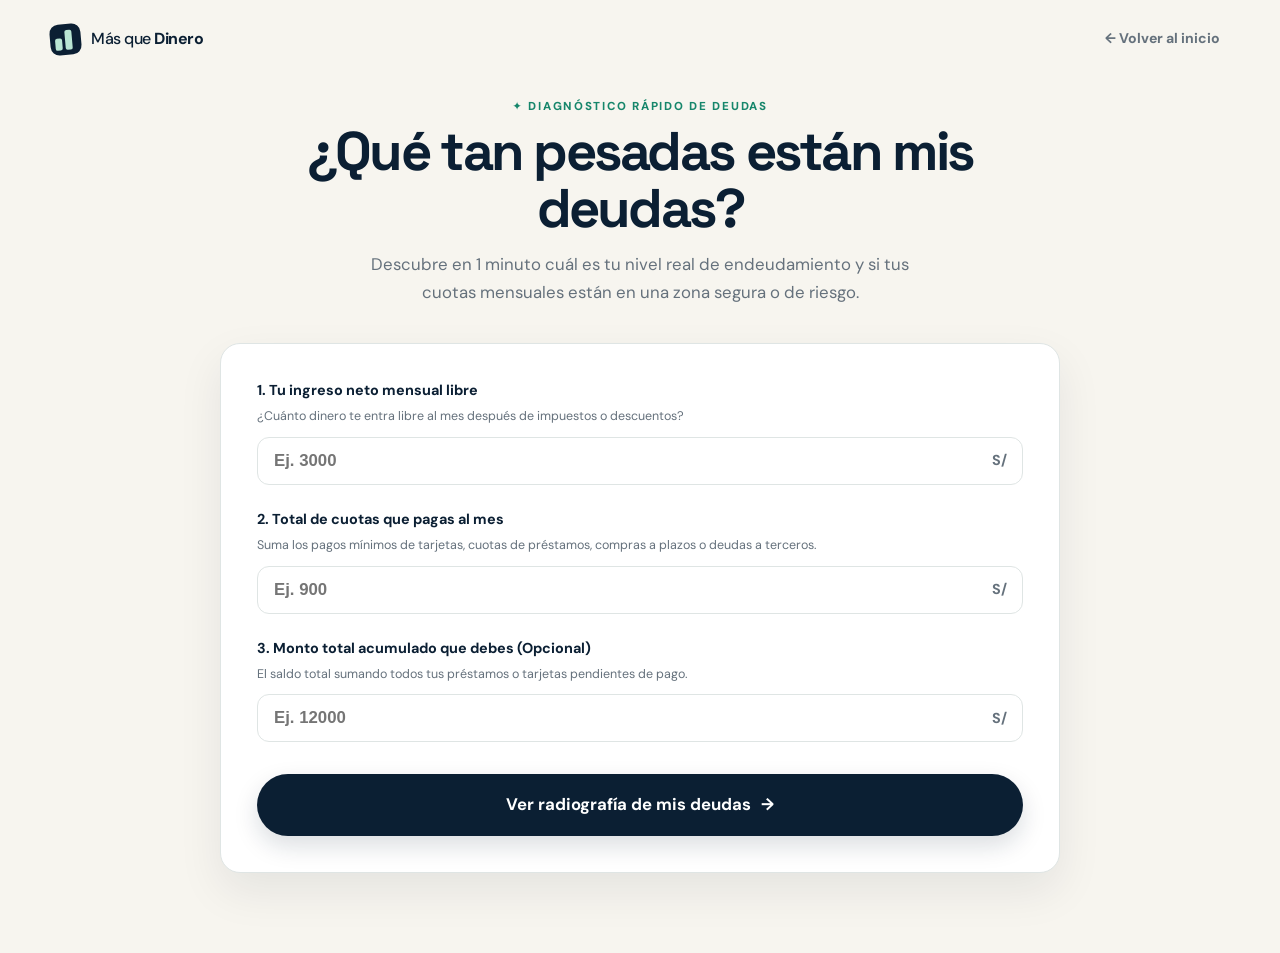
<file: diagnostico-deudas.html>
<!DOCTYPE html>
<html lang="es">
<head>
  <meta charset="UTF-8" />
  <meta name="viewport" content="width=device-width, initial-scale=1.0" />
  <meta name="theme-color" content="#0B1F33" />
  <meta name="description" content="Radiografía de Deudas de Más que Dinero. Descubre qué tan pesadas están tus deudas y tu capacidad real de pago en 2 minutos." />
  <title>Diagnóstico de Deudas — Más que Dinero</title>
  
  <link rel="preconnect" href="https://fonts.googleapis.com">
  <link rel="preconnect" href="https://fonts.gstatic.com" crossorigin>
  <link href="https://fonts.googleapis.com/css2?family=DM+Sans:wght@400;500;600;700&family=Space+Grotesk:wght@600;700&display=swap" rel="stylesheet">
  
  <style>
    :root {
      --navy: #0B1F33;
      --navy-2: #102B45;
      --cream: #F7F5EF;
      --paper: #FFFFFF;
      --mint: #B9E6D3;
      --green: #16866B;
      --green-dark: #0D6A55;
      --ink: #14202B;
      --muted: #65717C;
      --line: #DFE5E4;
      --soft: #EDF5F1;
      --yellow: #F2D77A;
      --danger: #C84D42;
      --shadow: 0 18px 45px rgba(11,31,51,.08);
      --radius: 20px;
    }

    * { box-sizing: border-box; margin: 0; padding: 0; }
    html { scroll-behavior: smooth; }
    body {
      font-family: "DM Sans", system-ui, sans-serif;
      background: var(--cream);
      color: var(--ink);
      line-height: 1.5;
    }
    a { color: inherit; text-decoration: none; }
    button { font: inherit; cursor: pointer; border: none; }

    /* Topbar Header */
    .topbar {
      width: min(1180px, calc(100% - 40px));
      margin: 0 auto;
      height: 78px;
      display: flex;
      align-items: center;
      justify-content: space-between;
      gap: 24px;
    }
    .brand {
      display: inline-flex;
      align-items: center;
      gap: 10px;
      font-weight: 500;
      letter-spacing: -.03em;
      color: var(--navy);
      white-space: nowrap;
    }
    .brand strong { font-weight: 700; }
    .brand-mark {
      width: 31px;
      height: 31px;
      display: inline-flex;
      align-items: flex-end;
      gap: 3px;
      padding: 5px;
      border-radius: 9px;
      background: var(--navy);
      transform: rotate(-5deg);
    }
    .brand-mark span { display: block; width: 7px; border-radius: 2px; background: var(--mint); }
    .brand-mark span:first-child { height: 12px; }
    .brand-mark span:last-child { height: 20px; }

    .back-btn {
      display: inline-flex;
      align-items: center;
      gap: 8px;
      font-size: .88rem;
      font-weight: 700;
      color: var(--muted);
      transition: .2s;
    }
    .back-btn:hover { color: var(--navy); }

    /* Main Container */
    .tool-container {
      width: min(840px, calc(100% - 32px));
      margin: 20px auto 80px;
    }

    .tool-header {
      text-align: center;
      margin-bottom: 36px;
    }
    .eyebrow {
      font-size: .72rem;
      font-weight: 800;
      letter-spacing: .15em;
      color: var(--green);
      text-transform: uppercase;
      margin-bottom: 8px;
    }
    .tool-header h1 {
      font-family: "Space Grotesk", sans-serif;
      font-size: clamp(2.2rem, 5vw, 3.4rem);
      letter-spacing: -.05em;
      color: var(--navy);
      line-height: 1.05;
    }
    .tool-header p {
      color: var(--muted);
      font-size: 1.05rem;
      max-width: 580px;
      margin: 12px auto 0;
    }

    /* Card Form */
    .card {
      background: var(--paper);
      border-radius: var(--radius);
      padding: 36px;
      box-shadow: var(--shadow);
      border: 1px solid var(--line);
      margin-bottom: 32px;
    }

    .form-group {
      margin-bottom: 24px;
    }
    .form-group:last-child { margin-bottom: 0; }
    
    .field-label {
      display: block;
      font-size: .9rem;
      font-weight: 700;
      color: var(--navy);
      margin-bottom: 6px;
    }
    .field-desc {
      font-size: .78rem;
      color: var(--muted);
      margin-bottom: 10px;
    }

    .input-wrapper {
      position: relative;
      display: flex;
      align-items: center;
    }
    .input-wrapper input {
      width: 100%;
      height: 48px;
      border: 1.5px solid var(--line);
      border-radius: 12px;
      padding: 0 36px 0 16px;
      font-size: 1.05rem;
      font-weight: 700;
      color: var(--navy);
      background: white;
      outline: none;
      transition: .2s;
    }
    .input-wrapper input:focus {
      border-color: var(--navy);
      box-shadow: 0 0 0 3px rgba(11,31,51,.08);
    }
    .input-unit {
      position: absolute;
      right: 16px;
      font-size: .9rem;
      font-weight: 700;
      color: var(--muted);
      pointer-events: none;
    }

    .analyze-btn {
      width: 100%;
      background: var(--navy);
      color: white;
      padding: 18px;
      border-radius: 999px;
      font-weight: 700;
      font-size: 1.05rem;
      display: flex;
      align-items: center;
      justify-content: center;
      gap: 10px;
      margin-top: 32px;
      transition: .22s ease;
      box-shadow: 0 10px 25px rgba(11,31,51,.15);
    }
    .analyze-btn:hover {
      background: var(--navy-2);
      transform: translateY(-2px);
    }

    /* Results Section */
    .results-section {
      display: none;
      animation: fadeIn .4s ease forwards;
    }
    .results-section.active { display: block; }

    @keyframes fadeIn {
      from { opacity: 0; transform: translateY(15px); }
      to { opacity: 1; transform: translateY(0); }
    }

    /* Risk Gauge Box */
    .risk-card {
      background: var(--navy);
      color: white;
      border-radius: var(--radius);
      padding: 36px;
      display: grid;
      grid-template-columns: auto 1fr;
      gap: 32px;
      align-items: center;
      margin-bottom: 28px;
      position: relative;
      overflow: hidden;
    }

    .risk-status-badge {
      font-size: .75rem;
      font-weight: 800;
      padding: 6px 14px;
      border-radius: 999px;
      text-transform: uppercase;
      letter-spacing: .1em;
      display: inline-block;
      margin-bottom: 12px;
    }
    .badge-verde { background: var(--mint); color: var(--navy); }
    .badge-amarillo { background: var(--yellow); color: #6B5200; }
    .badge-rojo { background: #FCE8E6; color: var(--danger); }

    .ratio-circle {
      width: 115px;
      height: 115px;
      border-radius: 50%;
      display: grid;
      place-content: center;
      position: relative;
      text-align: center;
      background: rgba(255,255,255,.1);
      border: 3px solid rgba(255,255,255,.2);
      flex-shrink: 0;
    }
    .ratio-circle.verde { border-color: var(--mint); color: var(--mint); }
    .ratio-circle.amarillo { border-color: var(--yellow); color: var(--yellow); }
    .ratio-circle.rojo { border-color: #FF8F85; color: #FF8F85; }

    .ratio-num {
      font-family: "Space Grotesk", sans-serif;
      font-size: 2.2rem;
      font-weight: 700;
      line-height: 1;
    }
    .ratio-label {
      font-size: .65rem;
      text-transform: uppercase;
      letter-spacing: .08em;
      color: #A0B2C0;
      margin-top: 4px;
    }

    .risk-info h2 {
      font-family: "Space Grotesk", sans-serif;
      font-size: 1.6rem;
      letter-spacing: -.03em;
      margin-bottom: 8px;
    }
    .risk-info p {
      color: #C0D1DD;
      font-size: .95rem;
      line-height: 1.5;
    }

    /* Comparison Metrics Grid */
    .metrics-grid {
      display: grid;
      grid-template-columns: repeat(2, 1fr);
      gap: 20px;
      margin-bottom: 28px;
    }
    .metric-card {
      background: var(--paper);
      border-radius: var(--radius);
      padding: 24px;
      border: 1px solid var(--line);
    }
    .metric-card span {
      display: block;
      font-size: .78rem;
      font-weight: 700;
      color: var(--muted);
      text-transform: uppercase;
      letter-spacing: .05em;
      margin-bottom: 6px;
    }
    .metric-card strong {
      font-family: "Space Grotesk", sans-serif;
      font-size: 1.6rem;
      color: var(--navy);
      display: block;
    }
    .metric-card small {
      font-size: .78rem;
      color: var(--muted);
      display: block;
      margin-top: 4px;
    }

    /* Carlos Recommendation Box */
    .carlos-box {
      background: var(--paper);
      border-radius: var(--radius);
      padding: 32px;
      border: 1px solid var(--line);
      margin-bottom: 32px;
      border-left: 5px solid var(--navy);
    }
    .carlos-header {
      display: flex;
      align-items: center;
      gap: 12px;
      margin-bottom: 14px;
    }
    .carlos-avatar {
      width: 42px;
      height: 42px;
      border-radius: 50%;
      background: var(--navy);
      color: var(--mint);
      display: grid;
      place-items: center;
      font-weight: 800;
      font-size: .9rem;
    }
    .carlos-title h3 {
      font-size: 1.05rem;
      color: var(--navy);
    }
    .carlos-title p {
      font-size: .75rem;
      color: var(--muted);
    }

    .carlos-body {
      color: var(--ink);
      font-size: .98rem;
      line-height: 1.6;
    }
    .carlos-body strong { color: var(--navy); }

    /* CTA to Next Tool */
    .next-tool-cta {
      background: var(--soft);
      border-radius: var(--radius);
      padding: 28px;
      border: 1px solid #CDE2DA;
      display: flex;
      align-items: center;
      justify-content: space-between;
      gap: 20px;
    }
    .next-tool-info h4 {
      font-size: 1.1rem;
      color: var(--navy);
      margin-bottom: 4px;
    }
    .next-tool-info p {
      font-size: .85rem;
      color: var(--muted);
    }
    .next-btn {
      background: var(--green);
      color: white;
      padding: 12px 22px;
      border-radius: 999px;
      font-weight: 700;
      font-size: .9rem;
      white-space: nowrap;
      transition: .2s;
    }
    .next-btn:hover {
      background: var(--green-dark);
      transform: translateY(-2px);
    }

    @media (max-width: 680px) {
      .card, .risk-card, .carlos-box { padding: 24px; }
      .risk-card { grid-template-columns: 1fr; text-align: center; }
      .ratio-circle { margin: 0 auto; }
      .metrics-grid { grid-template-columns: 1fr; }
      .next-tool-cta { flex-direction: column; text-align: center; align-items: stretch; }
      .next-btn { text-align: center; }
    }

    /* MÁS QUE DINERO · experiencia compartida, responsive y accesible */
    :focus-visible { outline: 3px solid #16866B; outline-offset: 3px; }
    a, button, input, select { -webkit-tap-highlight-color: transparent; }
    button, .analyze-btn, .primary-btn, .nav-cta { min-height: 44px; }
    .back-btn { border-radius: 999px; padding: 8px 10px; }
    .back-btn:hover { background: rgba(11,31,51,.05); }
    .tool-header p { line-height: 1.7; }
    .field-desc { line-height: 1.55; }
    input, select, textarea { max-width: 100%; }
    .card { overflow-wrap: anywhere; }
    @media (max-width: 680px) {
      .topbar { width: calc(100% - 28px); height: 64px; }
      .tool-container { width: calc(100% - 28px); margin-top: 14px; }
      .tool-header { margin-bottom: 24px; text-align: left; }
      .tool-header p { margin-left: 0; font-size: .98rem; }
      .card { padding: 22px 18px; border-radius: 16px; }
      .analyze-btn { padding: 15px; font-size: 1rem; }
    }
    @media (prefers-reduced-motion: reduce) {
      *, *::before, *::after { scroll-behavior: auto !important; animation-duration: .01ms !important; animation-iteration-count: 1 !important; transition-duration: .01ms !important; }
    }
  </style>
</head>

<body>

  <header class="topbar">
    <a href="index.html" class="brand" aria-label="Más que Dinero - inicio">
      <span class="brand-mark"><span></span><span></span></span>
      <span>Más que <strong>Dinero</strong></span>
    </a>
    <a href="index.html" class="back-btn">← Volver al inicio</a>
  </header>

  <main class="tool-container">
    <div class="tool-header">
      <div class="eyebrow">✦ DIAGNÓSTICO RÁPIDO DE DEUDAS</div>
      <h1>¿Qué tan pesadas están mis deudas?</h1>
      <p>Descubre en 1 minuto cuál es tu nivel real de endeudamiento y si tus cuotas mensuales están en una zona segura o de riesgo.</p>
    </div>

    <div class="card">
      <div class="form-group">
        <label class="field-label" for="income">1. Tu ingreso neto mensual libre</label>
        <p class="field-desc">¿Cuánto dinero te entra libre al mes después de impuestos o descuentos?</p>
        <div class="input-wrapper">
          <input type="number" id="income" placeholder="Ej. 3000" min="0" />
          <span class="input-unit">S/</span>
        </div>
      </div>

      <div class="form-group">
        <label class="field-label" for="debt-payments">2. Total de cuotas que pagas al mes</label>
        <p class="field-desc">Suma los pagos mínimos de tarjetas, cuotas de préstamos, compras a plazos o deudas a terceros.</p>
        <div class="input-wrapper">
          <input type="number" id="debt-payments" placeholder="Ej. 900" min="0" />
          <span class="input-unit">S/</span>
        </div>
      </div>

      <div class="form-group">
        <label class="field-label" for="total-debt">3. Monto total acumulado que debes (Opcional)</label>
        <p class="field-desc">El saldo total sumando todos tus préstamos o tarjetas pendientes de pago.</p>
        <div class="input-wrapper">
          <input type="number" id="total-debt" placeholder="Ej. 12000" min="0" />
          <span class="input-unit">S/</span>
        </div>
      </div>

      <button class="analyze-btn" onclick="runDebtAnalysis()">
        Ver radiografía de mis deudas <span>→</span>
      </button>
    </div>

    <!-- SECCIÓN DE RESULTADOS -->
    <div class="results-section" id="results">
      
      <!-- Box de Riesgo principal -->
      <div class="risk-card">
        <div class="ratio-circle" id="risk-circle">
          <div>
            <div class="ratio-num" id="ratio-val">0%</div>
            <div class="ratio-label">De tus ingresos</div>
          </div>
        </div>

        <div class="risk-info">
          <span class="risk-status-badge" id="risk-badge">Cargando...</span>
          <h2 id="risk-title">Diagnóstico de Deuda</h2>
          <p id="risk-desc">Generando análisis personalizado...</p>
        </div>
      </div>

      <!-- Métricas comparativas -->
      <div class="metrics-grid">
        <div class="metric-card">
          <span>Límite Máximo Recomendado (30%)</span>
          <strong id="max-safe-val">S/ 0</strong>
          <small>El monto máximo en cuotas que deberías pagar para estar tranquilo.</small>
        </div>

        <div class="metric-card">
          <span>Margen Disponible para Cuotas</span>
          <strong id="margin-val">S/ 0</strong>
          <small id="margin-desc">Espacio seguro restante antes de entrar en zona de riesgo.</small>
        </div>
      </div>

      <!-- Consejo de Carlos -->
      <div class="carlos-box">
        <div class="carlos-header">
          <div class="carlos-avatar">C</div>
          <div class="carlos-title">
            <h3>El consejo de Carlos</h3>
            <p>Fundador de Más que Dinero</p>
          </div>
        </div>
        <div class="carlos-body" id="carlos-advice">
          <!-- Generado dinámicamente -->
        </div>
      </div>

      <!-- Siguiente paso / CTA -->
      <div class="next-tool-cta">
        <div class="next-tool-info">
          <h4>¿Quieres armar un plan para liquidar tus deudas?</h4>
          <p>Usa la herramienta comparativa para saber en qué orden pagarlas y ahorrar intereses.</p>
        </div>
        <a href="avalancha-vs-boladenieve.html" class="next-btn">Probar Avalancha vs Bola de Nieve →</a>
      </div>

    </div>
  </main>

  <script>
    function runDebtAnalysis() {
      const income = parseFloat(document.getElementById('income').value) || 0;
      const debtPayments = parseFloat(document.getElementById('debt-payments').value) || 0;
      const totalDebt = parseFloat(document.getElementById('total-debt').value) || 0;

      if (income <= 0) {
        alert('Por favor ingresa un monto de ingreso neto mensual válido.');
        return;
      }

      // Calculations
      const ratio = Math.round((debtPayments / income) * 100);
      const maxSafePayment = Math.round(income * 0.30); // 30% standard rule
      const remainingMargin = maxSafePayment - debtPayments;

      // Elements
      const resultsEl = document.getElementById('results');
      const ratioValEl = document.getElementById('ratio-val');
      const circleEl = document.getElementById('risk-circle');
      const badgeEl = document.getElementById('risk-badge');
      const titleEl = document.getElementById('risk-title');
      const descEl = document.getElementById('risk-desc');
      
      const maxSafeValEl = document.getElementById('max-safe-val');
      const marginValEl = document.getElementById('margin-val');
      const marginDescEl = document.getElementById('margin-desc');
      const carlosAdviceEl = document.getElementById('carlos-advice');

      // Populate metrics
      ratioValEl.textContent = `${ratio}%`;
      maxSafeValEl.textContent = `S/ ${maxSafePayment.toLocaleString('es-PE')}`;
      
      if (remainingMargin >= 0) {
        marginValEl.textContent = `S/ ${remainingMargin.toLocaleString('es-PE')}`;
        marginValEl.style.color = 'var(--green)';
        marginDescEl.textContent = 'Aún tienes espacio dentro del margen de seguridad del 30%.';
      } else {
        marginValEl.textContent = `- S/ ${Math.abs(remainingMargin).toLocaleString('es-PE')}`;
        marginValEl.style.color = 'var(--danger)';
        marginDescEl.textContent = 'Excediste el límite recomendado para no comprometer tus gastos fijos.';
      }

      // Logic & Risk Levels
      circleEl.className = 'ratio-circle';

      if (ratio <= 20) {
        // Zona Segura
        circleEl.classList.add('verde');
        badgeEl.className = 'risk-status-badge badge-verde';
        badgeEl.textContent = '🟢 Zona Segura';
        titleEl.textContent = 'Tus deudas están totalmente bajo control';
        descEl.textContent = `Estás destinando solo el ${ratio}% de tu plata a pagar deudas. Es un excelente nivel que te da espacio para ahorrar e invertir.`;

        carlosAdviceEl.innerHTML = `
          <strong>¡Qué buen manejo de tu plata!</strong> Destinar menos del 20% a pagar deudas significa que el banco o los préstamos no son un dolor de cabeza para ti. <br><br>
          <strong>Tu siguiente paso inteligente:</strong> Aprovecha esta tranquilidad para potenciar tu futuro. Si aún no tienes un colchón para emergencias, enfoca ese dinero libre en construir tu <strong>Fondo de Emergencia</strong> para no tener que depender de tarjetas en el futuro.
        `;
      } else if (ratio <= 35) {
        // Zona de Alerta
        circleEl.classList.add('amarillo');
        badgeEl.className = 'risk-status-badge badge-amarillo';
        badgeEl.textContent = '🟡 Zona de Alerta';
        titleEl.textContent = 'Estás en el límite recomendado';
        descEl.textContent = `Pagar el ${ratio}% de tus ingresos en deudas es manejable, pero cualquier imprevisto te ajustará el presupuesto.`;

        carlosAdviceEl.innerHTML = `
          Vas bien, pero estás caminando por la raya. Con el <strong>${ratio}%</strong> de tus ingresos comprometidos en cuotas, si hoy se te presenta una emergencia o se te malogra la laptop, te verás obligado a pedir más prestado.<br><br>
          <strong>Tu siguiente paso concreto:</strong> Pon una pausa a las compras en cuotas con tarjeta de crédito por los próximos 3 meses. Intenta acelerar el pago de la deuda más pequeña para liberar flujo de caja rápido.
        `;
      } else {
        // Zona Crítica
        circleEl.classList.add('rojo');
        badgeEl.className = 'risk-status-badge badge-rojo';
        badgeEl.textContent = '🔴 Zona Crítica (Sobreendeudamiento)';
        titleEl.textContent = 'Tus deudas están pesadas y necesitan atención';
        descEl.textContent = `Más de un tercio de tu plata (el ${ratio}%) se va solo en saldar deudas pasadas. Esto reduce peligrosamente tu margen para vivir.`;

        carlosAdviceEl.innerHTML = `
          <strong>Amigo/a, estás con la soga al cuello y hay que apagar este fuego ya.</strong> Destinar el <strong>${ratio}%</strong> de tu sueldo a pagar deudas no es sostenible y te quita la tranquilidad por completo.<br><br>
          <strong>Paso de acción inmediato:</strong> 
          <ol style="margin-top: 8px; margin-left: 20px;">
            <li><strong>Para la mano:</strong> Cero nuevas compras en cuotas o uso de tarjetas de crédito.</li>
            <li><strong>Ordena el pago:</strong> Enfócate en pagar las cuotas mínimas de todas tus deudas y pon cada sol extra en la deuda con mayor tasa de interés (método Avalancha).</li>
          </ol>
        `;
      }

      // Display & Scroll
      resultsEl.classList.add('active');
      resultsEl.scrollIntoView({ behavior: 'smooth', block: 'start' });
    }
  </script>
</body>
</html>
</file>
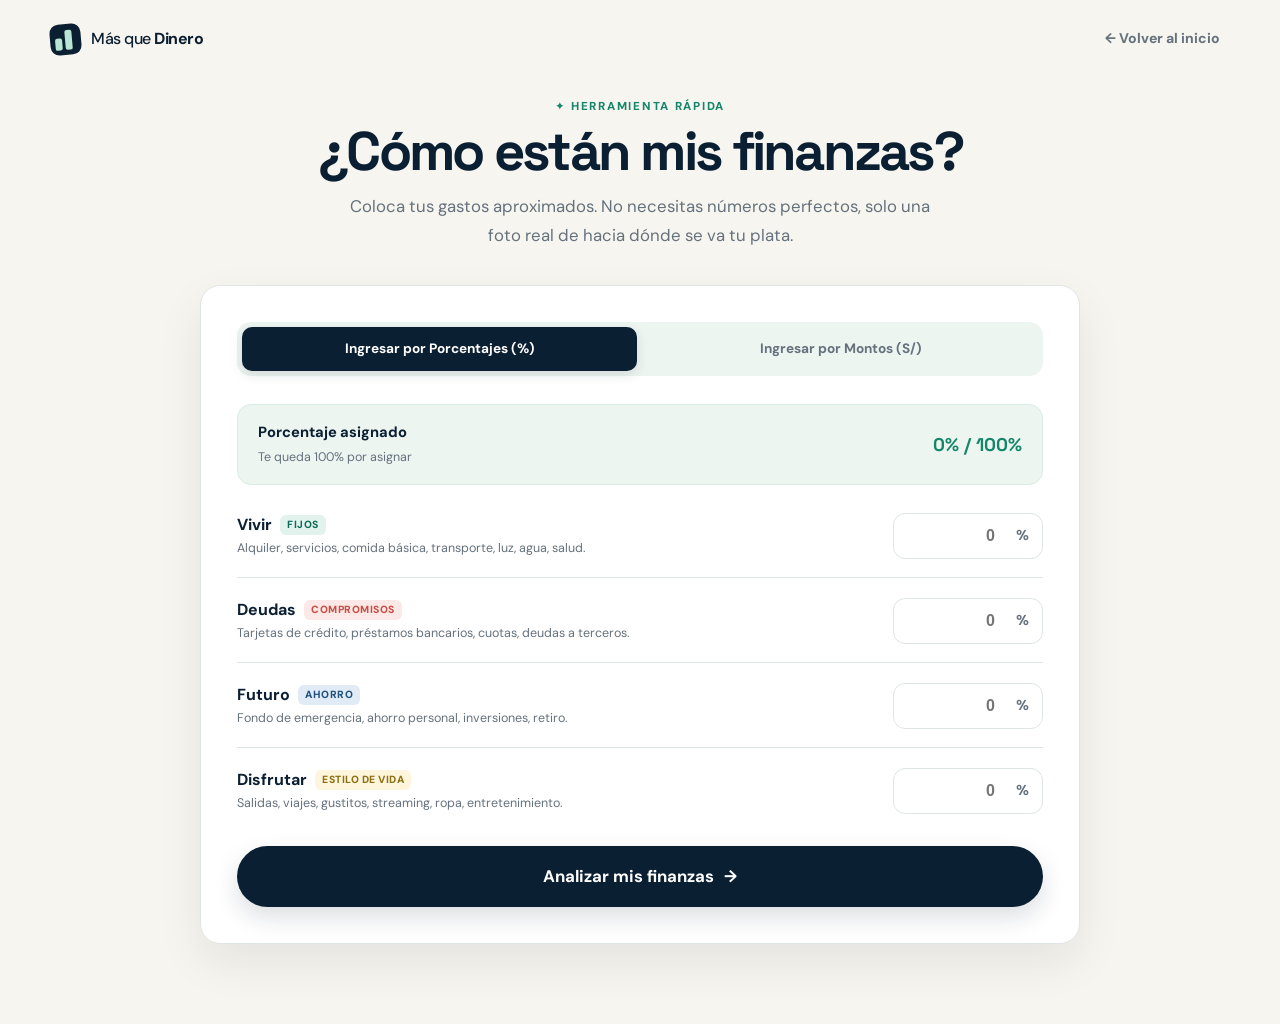
<file: diagnostico.html>
<!DOCTYPE html>
<html lang="es">
<head>
  <meta charset="UTF-8" />
  <meta name="viewport" content="width=device-width, initial-scale=1.0" />
  <meta name="theme-color" content="#0B1F33" />
  <meta name="description" content="Diagnóstico Financiero Rápido de Más que Dinero. Entiende cómo distribuyes tu plata y recibe recomendaciones claras en menos de 3 minutos." />
  <title>Diagnóstico Financiero Rápido — Más que Dinero</title>
  
  <link rel="preconnect" href="https://fonts.googleapis.com">
  <link rel="preconnect" href="https://fonts.gstatic.com" crossorigin>
  <link href="https://fonts.googleapis.com/css2?family=DM+Sans:wght@400;500;600;700&family=Space+Grotesk:wght@600;700&display=swap" rel="stylesheet">
  
  <style>
    :root {
      --navy: #0B1F33;
      --navy-2: #102B45;
      --cream: #F7F5EF;
      --paper: #FFFFFF;
      --mint: #B9E6D3;
      --green: #16866B;
      --green-dark: #0D6A55;
      --ink: #14202B;
      --muted: #65717C;
      --line: #DFE5E4;
      --soft: #EDF5F1;
      --yellow: #F2D77A;
      --danger: #C84D42;
      --shadow: 0 18px 45px rgba(11,31,51,.08);
      --radius: 20px;
    }

    * { box-sizing: border-box; margin: 0; padding: 0; }
    html { scroll-behavior: smooth; }
    body {
      font-family: "DM Sans", system-ui, sans-serif;
      background: var(--cream);
      color: var(--ink);
      line-height: 1.5;
    }
    a { color: inherit; text-decoration: none; }
    button { font: inherit; cursor: pointer; border: none; }

    /* Topbar Header */
    .topbar {
      width: min(1180px, calc(100% - 40px));
      margin: 0 auto;
      height: 78px;
      display: flex;
      align-items: center;
      justify-content: space-between;
      gap: 24px;
    }
    .brand {
      display: inline-flex;
      align-items: center;
      gap: 10px;
      font-weight: 500;
      letter-spacing: -.03em;
      color: var(--navy);
      white-space: nowrap;
    }
    .brand strong { font-weight: 700; }
    .brand-mark {
      width: 31px;
      height: 31px;
      display: inline-flex;
      align-items: flex-end;
      gap: 3px;
      padding: 5px;
      border-radius: 9px;
      background: var(--navy);
      transform: rotate(-5deg);
    }
    .brand-mark span { display: block; width: 7px; border-radius: 2px; background: var(--mint); }
    .brand-mark span:first-child { height: 12px; }
    .brand-mark span:last-child { height: 20px; }

    .back-btn {
      display: inline-flex;
      align-items: center;
      gap: 8px;
      font-size: .88rem;
      font-weight: 700;
      color: var(--muted);
      transition: .2s;
    }
    .back-btn:hover { color: var(--navy); }

    /* Main Container */
    .tool-container {
      width: min(880px, calc(100% - 32px));
      margin: 20px auto 80px;
    }

    .tool-header {
      text-align: center;
      margin-bottom: 36px;
    }
    .eyebrow {
      font-size: .72rem;
      font-weight: 800;
      letter-spacing: .15em;
      color: var(--green);
      text-transform: uppercase;
      margin-bottom: 8px;
    }
    .tool-header h1 {
      font-family: "Space Grotesk", sans-serif;
      font-size: clamp(2.2rem, 5vw, 3.4rem);
      letter-spacing: -.05em;
      color: var(--navy);
      line-height: 1.05;
    }
    .tool-header p {
      color: var(--muted);
      font-size: 1.05rem;
      max-width: 580px;
      margin: 12px auto 0;
    }

    /* Card Wrapper */
    .card {
      background: var(--paper);
      border-radius: var(--radius);
      padding: 36px;
      box-shadow: var(--shadow);
      border: 1px solid var(--line);
      margin-bottom: 32px;
    }

    /* Input Mode Switch */
    .mode-toggle {
      display: flex;
      background: var(--soft);
      padding: 5px;
      border-radius: 14px;
      margin-bottom: 28px;
      gap: 6px;
    }
    .mode-btn {
      flex: 1;
      padding: 10px 16px;
      border-radius: 10px;
      font-size: .85rem;
      font-weight: 700;
      color: var(--muted);
      background: transparent;
      transition: .2s ease;
      text-align: center;
    }
    .mode-btn.active {
      background: var(--navy);
      color: white;
      box-shadow: 0 4px 12px rgba(11,31,51,.12);
    }

    /* Income row (Optional) */
    .income-field {
      margin-bottom: 24px;
      display: none;
      background: #F9FAFA;
      padding: 18px;
      border-radius: 14px;
      border: 1px solid var(--line);
    }
    .income-field.visible { display: block; }
    .field-label {
      display: block;
      font-size: .82rem;
      font-weight: 700;
      color: var(--navy);
      margin-bottom: 6px;
    }

    /* Budget Counter Bar */
    .budget-tracker {
      background: var(--soft);
      border-radius: 14px;
      padding: 16px 20px;
      margin-bottom: 28px;
      display: flex;
      align-items: center;
      justify-content: space-between;
      gap: 16px;
      border: 1px solid #D8ECE5;
    }
    .tracker-info strong { display: block; font-size: .92rem; color: var(--navy); }
    .tracker-info span { font-size: .78rem; color: var(--muted); }
    .tracker-meter {
      font-size: 1.15rem;
      font-family: "Space Grotesk", sans-serif;
      font-weight: 700;
      color: var(--green);
    }
    .tracker-meter.full { color: var(--navy); }
    .tracker-meter.exceeded { color: var(--danger); }

    /* Categories Inputs */
    .inputs-grid {
      display: grid;
      gap: 20px;
    }
    .cat-input-row {
      display: grid;
      grid-template-columns: 1fr 150px;
      gap: 16px;
      align-items: center;
      padding-bottom: 18px;
      border-bottom: 1px solid var(--line);
    }
    .cat-input-row:last-child { border-bottom: none; padding-bottom: 0; }
    .cat-details h3 {
      font-size: 1rem;
      color: var(--navy);
      display: flex;
      align-items: center;
      gap: 8px;
    }
    .cat-details p {
      font-size: .78rem;
      color: var(--muted);
      margin-top: 2px;
    }
    .cat-tag {
      font-size: .65rem;
      font-weight: 800;
      padding: 2px 7px;
      border-radius: 6px;
      text-transform: uppercase;
      letter-spacing: .05em;
    }
    .tag-vivir { background: #E2F2ED; color: var(--green-dark); }
    .tag-deudas { background: #FCE8E6; color: var(--danger); }
    .tag-futuro { background: #E1EBF5; color: #1E5180; }
    .tag-disfrutar { background: #FEF6DC; color: #8C6F12; }

    .input-wrapper {
      position: relative;
      display: flex;
      align-items: center;
    }
    .input-wrapper input {
      width: 100%;
      height: 46px;
      border: 1.5px solid var(--line);
      border-radius: 12px;
      padding: 0 14px;
      font-size: 1rem;
      font-weight: 700;
      color: var(--navy);
      background: white;
      text-align: right;
      outline: none;
      transition: .2s;
    }
    .input-wrapper input:focus {
      border-color: var(--navy);
      box-shadow: 0 0 0 3px rgba(11,31,51,.08);
    }
    .input-unit {
      position: absolute;
      right: 14px;
      font-size: .9rem;
      font-weight: 700;
      color: var(--muted);
      pointer-events: none;
    }
    .has-unit input { padding-right: 32px; }

    /* Action Trigger Button */
    .analyze-btn {
      width: 100%;
      background: var(--navy);
      color: white;
      padding: 18px;
      border-radius: 999px;
      font-weight: 700;
      font-size: 1.05rem;
      display: flex;
      align-items: center;
      justify-content: center;
      gap: 10px;
      margin-top: 32px;
      transition: .22s ease;
      box-shadow: 0 10px 25px rgba(11,31,51,.15);
    }
    .analyze-btn:hover {
      background: var(--navy-2);
      transform: translateY(-2px);
    }
    .analyze-btn:disabled {
      background: #A0AAB1;
      cursor: not-allowed;
      transform: none;
      box-shadow: none;
    }

    /* Results Section */
    .results-section {
      display: none;
      animation: fadeIn .4s ease forwards;
    }
    .results-section.active { display: block; }

    @keyframes fadeIn {
      from { opacity: 0; transform: translateY(15px); }
      to { opacity: 1; transform: translateY(0); }
    }

    /* Score Box */
    .score-card {
      background: var(--navy);
      color: white;
      border-radius: var(--radius);
      padding: 36px;
      display: grid;
      grid-template-columns: auto 1fr;
      gap: 32px;
      align-items: center;
      margin-bottom: 32px;
    }
    .score-dial {
      width: 110px;
      height: 110px;
      border-radius: 50%;
      background: conic-gradient(var(--mint) var(--score-pct, 0%), rgba(255,255,255,.15) 0);
      display: grid;
      place-content: center;
      position: relative;
    }
    .score-dial::before {
      content: "";
      position: absolute;
      inset: 10px;
      border-radius: 50%;
      background: var(--navy);
    }
    .score-num {
      position: relative;
      z-index: 1;
      font-family: "Space Grotesk", sans-serif;
      font-size: 2rem;
      font-weight: 700;
      text-align: center;
      line-height: 1;
    }
    .score-num small { display: block; font-size: .65rem; color: #A0B2C0; font-family: "DM Sans", sans-serif; }
    
    .score-info h2 {
      font-family: "Space Grotesk", sans-serif;
      font-size: 1.6rem;
      letter-spacing: -.03em;
      margin-bottom: 6px;
    }
    .score-info p {
      color: #C0D1DD;
      font-size: .95rem;
      line-height: 1.45;
    }

    /* Benchmark Bars */
    .bars-card {
      background: var(--paper);
      border-radius: var(--radius);
      padding: 32px;
      border: 1px solid var(--line);
      margin-bottom: 32px;
    }
    .bars-card h3 {
      font-size: 1.1rem;
      color: var(--navy);
      margin-bottom: 20px;
    }
    .comp-bar-group {
      margin-bottom: 20px;
    }
    .comp-bar-group:last-child { margin-bottom: 0; }
    .comp-labels {
      display: flex;
      justify-content: space-between;
      font-size: .85rem;
      font-weight: 700;
      color: var(--navy);
      margin-bottom: 6px;
    }
    .comp-labels span small {
      color: var(--muted);
      font-weight: 400;
      margin-left: 6px;
    }
    .bar-track {
      height: 12px;
      border-radius: 999px;
      background: var(--soft);
      position: relative;
      overflow: hidden;
    }
    .bar-fill {
      height: 100%;
      border-radius: 999px;
      background: var(--green);
      transition: width .6s cubic-bezier(.1,0,.2,1);
    }
    .bar-fill.warning { background: var(--yellow); }
    .bar-fill.danger { background: var(--danger); }
    
    .ideal-marker {
      position: absolute;
      top: 0;
      bottom: 0;
      width: 2px;
      background: var(--navy);
      z-index: 2;
    }

    /* Action Plan Cards */
    .plan-title {
      font-family: "Space Grotesk", sans-serif;
      font-size: 1.5rem;
      color: var(--navy);
      margin-bottom: 20px;
      display: flex;
      align-items: center;
      gap: 10px;
    }
    .action-card {
      background: var(--paper);
      border-radius: var(--radius);
      padding: 24px 28px;
      border: 1px solid var(--line);
      margin-bottom: 16px;
      display: grid;
      grid-template-columns: auto 1fr;
      gap: 20px;
      align-items: start;
    }
    .priority-badge {
      font-size: .68rem;
      font-weight: 800;
      padding: 6px 12px;
      border-radius: 999px;
      text-transform: uppercase;
      letter-spacing: .08em;
      white-space: nowrap;
    }
    .priority-alta { background: #FCE8E6; color: var(--danger); }
    .priority-media { background: #FEF6DC; color: #8C6F12; }
    .priority-baja { background: #E2F2ED; color: var(--green-dark); }

    .action-content h4 {
      font-size: 1.05rem;
      color: var(--navy);
      margin-bottom: 6px;
    }
    .action-content p {
      color: var(--muted);
      font-size: .92rem;
      line-height: 1.5;
    }

    @media (max-width: 680px) {
      .card, .score-card, .bars-card { padding: 24px; }
      .score-card { grid-template-columns: 1fr; text-align: center; }
      .score-dial { margin: 0 auto; }
      .cat-input-row { grid-template-columns: 1fr; gap: 10px; }
      .action-card { grid-template-columns: 1fr; gap: 10px; }
      .priority-badge { align-self: flex-start; }
    }

    /* MÁS QUE DINERO · experiencia compartida, responsive y accesible */
    :focus-visible { outline: 3px solid #16866B; outline-offset: 3px; }
    a, button, input, select { -webkit-tap-highlight-color: transparent; }
    button, .analyze-btn, .primary-btn, .nav-cta { min-height: 44px; }
    .back-btn { border-radius: 999px; padding: 8px 10px; }
    .back-btn:hover { background: rgba(11,31,51,.05); }
    .tool-header p { line-height: 1.7; }
    .field-desc { line-height: 1.55; }
    input, select, textarea { max-width: 100%; }
    .card { overflow-wrap: anywhere; }
    @media (max-width: 680px) {
      .topbar { width: calc(100% - 28px); height: 64px; }
      .tool-container { width: calc(100% - 28px); margin-top: 14px; }
      .tool-header { margin-bottom: 24px; text-align: left; }
      .tool-header p { margin-left: 0; font-size: .98rem; }
      .card { padding: 22px 18px; border-radius: 16px; }
      .analyze-btn { padding: 15px; font-size: 1rem; }
    }
    @media (prefers-reduced-motion: reduce) {
      *, *::before, *::after { scroll-behavior: auto !important; animation-duration: .01ms !important; animation-iteration-count: 1 !important; transition-duration: .01ms !important; }
    }
  </style>
</head>

<body>

  <header class="topbar">
    <a href="index.html" class="brand" aria-label="Más que Dinero - inicio">
      <span class="brand-mark"><span></span><span></span></span>
      <span>Más que <strong>Dinero</strong></span>
    </a>
    <a href="index.html" class="back-btn">← Volver al inicio</a>
  </header>

  <main class="tool-container">
    <div class="tool-header">
      <div class="eyebrow">✦ HERRAMIENTA RÁPIDA</div>
      <h1>¿Cómo están mis finanzas?</h1>
      <p>Coloca tus gastos aproximados. No necesitas números perfectos, solo una foto real de hacia dónde se va tu plata.</p>
    </div>

    <div class="card">
      <div class="mode-toggle">
        <button class="mode-btn active" id="mode-pct" onclick="setMode('percentage')">Ingresar por Porcentajes (%)</button>
        <button class="mode-btn" id="mode-amt" onclick="setMode('amount')">Ingresar por Montos (S/)</button>
      </div>

      <div class="income-field" id="income-box">
        <label class="field-label" for="total-income">¿Cuánto dinero te entra libre al mes? (Ingreso neto)</label>
        <div class="input-wrapper has-unit">
          <input type="number" id="total-income" placeholder="0.00" oninput="handleIncomeChange()" min="0" />
          <span class="input-unit">S/</span>
        </div>
      </div>

      <div class="budget-tracker">
        <div class="tracker-info">
          <strong id="tracker-title">Porcentaje asignado</strong>
          <span id="tracker-sub">La suma debe dar exactamente 100%</span>
        </div>
        <div class="tracker-meter" id="tracker-value">0% / 100%</div>
      </div>

      <div class="inputs-grid">
        <!-- VIVIR -->
        <div class="cat-input-row">
          <div class="cat-details">
            <h3>Vivir <span class="cat-tag tag-vivir">Fijos</span></h3>
            <p>Alquiler, servicios, comida básica, transporte, luz, agua, salud.</p>
          </div>
          <div class="input-wrapper has-unit">
            <input type="number" id="input-vivir" class="cat-input" placeholder="0" oninput="handleCategoryInput('vivir')" min="0" />
            <span class="input-unit" id="unit-vivir">%</span>
          </div>
        </div>

        <!-- DEUDAS -->
        <div class="cat-input-row">
          <div class="cat-details">
            <h3>Deudas <span class="cat-tag tag-deudas">Compromisos</span></h3>
            <p>Tarjetas de crédito, préstamos bancarios, cuotas, deudas a terceros.</p>
          </div>
          <div class="input-wrapper has-unit">
            <input type="number" id="input-deudas" class="cat-input" placeholder="0" oninput="handleCategoryInput('deudas')" min="0" />
            <span class="input-unit" id="unit-deudas">%</span>
          </div>
        </div>

        <!-- FUTURO -->
        <div class="cat-input-row">
          <div class="cat-details">
            <h3>Futuro <span class="cat-tag tag-futuro">Ahorro</span></h3>
            <p>Fondo de emergencia, ahorro personal, inversiones, retiro.</p>
          </div>
          <div class="input-wrapper has-unit">
            <input type="number" id="input-futuro" class="cat-input" placeholder="0" oninput="handleCategoryInput('futuro')" min="0" />
            <span class="input-unit" id="unit-futuro">%</span>
          </div>
        </div>

        <!-- DISFRUTAR -->
        <div class="cat-input-row">
          <div class="cat-details">
            <h3>Disfrutar <span class="cat-tag tag-disfrutar">Estilo de vida</span></h3>
            <p>Salidas, viajes, gustitos, streaming, ropa, entretenimiento.</p>
          </div>
          <div class="input-wrapper has-unit">
            <input type="number" id="input-disfrutar" class="cat-input" placeholder="0" oninput="handleCategoryInput('disfrutar')" min="0" />
            <span class="input-unit" id="unit-disfrutar">%</span>
          </div>
        </div>
      </div>

      <button class="analyze-btn" id="analyze-btn" onclick="runAnalysis()">
        Analizar mis finanzas <span>→</span>
      </button>
    </div>

    <!-- SECCIÓN DE RESULTADOS -->
    <div class="results-section" id="results">
      
      <!-- Score Box -->
      <div class="score-card">
        <div class="score-dial" id="score-dial" style="--score-pct: 0%;">
          <div class="score-num"><span id="score-val">0</span><small>/100</small></div>
        </div>
        <div class="score-info">
          <h2 id="score-title">Tu diagnóstico</h2>
          <p id="score-desc">Ingresa tus datos para calcular tu balance financiero.</p>
        </div>
      </div>

      <!-- Comparativa vs Ideal -->
      <div class="bars-card">
        <h3>Tu distribución vs. Lo recomendado</h3>
        
        <div class="comp-bar-group">
          <div class="comp-labels">
            <span>Vivir <small>(Ideal: 50%)</small></span>
            <span id="label-vivir">0%</span>
          </div>
          <div class="bar-track">
            <div class="ideal-marker" style="left: 50%;"></div>
            <div class="bar-fill" id="bar-vivir" style="width: 0%;"></div>
          </div>
        </div>

        <div class="comp-bar-group">
          <div class="comp-labels">
            <span>Deudas <small>(Ideal: max 30%)</small></span>
            <span id="label-deudas">0%</span>
          </div>
          <div class="bar-track">
            <div class="ideal-marker" style="left: 30%;"></div>
            <div class="bar-fill" id="bar-deudas" style="width: 0%;"></div>
          </div>
        </div>

        <div class="comp-bar-group">
          <div class="comp-labels">
            <span>Futuro <small>(Ideal: min 15%)</small></span>
            <span id="label-futuro">0%</span>
          </div>
          <div class="bar-track">
            <div class="ideal-marker" style="left: 15%;"></div>
            <div class="bar-fill" id="bar-futuro" style="width: 0%;"></div>
          </div>
        </div>

        <div class="comp-bar-group">
          <div class="comp-labels">
            <span>Disfrutar <small>(Ideal: 15%)</small></span>
            <span id="label-disfrutar">0%</span>
          </div>
          <div class="bar-track">
            <div class="ideal-marker" style="left: 15%;"></div>
            <div class="bar-fill" id="bar-disfrutar" style="width: 0%;"></div>
          </div>
        </div>
      </div>

      <!-- Plan de Acción de Carlos -->
      <h3 class="plan-title">✦ Tus siguientes pasos con Carlos</h3>
      <div id="plan-list">
        <!-- Generado dinámicamente -->
      </div>

    </div>
  </main>

  <script>
    let currentMode = 'percentage'; // 'percentage' | 'amount'

    function setMode(mode) {
      currentMode = mode;
      document.getElementById('mode-pct').classList.toggle('active', mode === 'percentage');
      document.getElementById('mode-amt').classList.toggle('active', mode === 'amount');
      document.getElementById('income-box').classList.toggle('visible', mode === 'amount');

      const units = document.querySelectorAll('.input-unit:not(#income-box .input-unit)');
      units.forEach(u => u.textContent = mode === 'percentage' ? '%' : 'S/');

      // Reset values
      document.querySelectorAll('.cat-input').forEach(i => i.value = '');
      document.getElementById('total-income').value = '';
      updateTracker();
    }

    function getIncome() {
      return parseFloat(document.getElementById('total-income').value) || 0;
    }

    function getCategoryValues() {
      const vivir = parseFloat(document.getElementById('input-vivir').value) || 0;
      const deudas = parseFloat(document.getElementById('input-deudas').value) || 0;
      const futuro = parseFloat(document.getElementById('input-futuro').value) || 0;
      const disfrutar = parseFloat(document.getElementById('input-disfrutar').value) || 0;
      return { vivir, deudas, futuro, disfrutar };
    }

    function handleIncomeChange() {
      updateTracker();
    }

    function handleCategoryInput(changedCat) {
      const vals = getCategoryValues();
      const income = getIncome();
      const limit = currentMode === 'percentage' ? 100 : income;

      if (limit > 0) {
        let currentTotal = vals.vivir + vals.deudas + vals.futuro + vals.disfrutar;
        if (currentTotal > limit) {
          const excess = currentTotal - limit;
          const inputEl = document.getElementById(`input-${changedCat}`);
          const newVal = Math.max(0, vals[changedCat] - excess);
          inputEl.value = newVal > 0 ? newVal : '';
        }
      }
      updateTracker();
    }

    function updateTracker() {
      const vals = getCategoryValues();
      const sum = vals.vivir + vals.deudas + vals.futuro + vals.disfrutar;
      const meterEl = document.getElementById('tracker-value');
      const subEl = document.getElementById('tracker-sub');

      if (currentMode === 'percentage') {
        const remaining = 100 - sum;
        meterEl.textContent = `${sum}% / 100%`;
        subEl.textContent = remaining > 0 
          ? `Te queda ${remaining}% por asignar` 
          : (remaining === 0 ? '✓ Presupuesto completo al 100%' : '¡Te has excedido del 100%!');
      } else {
        const income = getIncome();
        const remaining = income - sum;
        meterEl.textContent = `S/ ${sum.toFixed(0)} / S/ ${income.toFixed(0)}`;
        subEl.textContent = income <= 0 
          ? 'Ingresa primero tu sueldo neto arriba'
          : (remaining > 0 ? `Te quedan S/ ${remaining.toFixed(0)} por asignar` : '✓ Totalmente asignado');
      }
    }

    function calculatePercentages() {
      const vals = getCategoryValues();
      if (currentMode === 'percentage') {
        return vals;
      } else {
        const income = getIncome();
        if (income <= 0) return { vivir: 0, deudas: 0, futuro: 0, disfrutar: 0 };
        return {
          vivir: Math.round((vals.vivir / income) * 100),
          deudas: Math.round((vals.deudas / income) * 100),
          futuro: Math.round((vals.futuro / income) * 100),
          disfrutar: Math.round((vals.disfrutar / income) * 100)
        };
      }
    }

    function runAnalysis() {
      const pcts = calculatePercentages();
      const totalPct = pcts.vivir + pcts.deudas + pcts.futuro + pcts.disfrutar;

      if (totalPct === 0) {
        alert('Por favor coloca tus datos antes de analizar.');
        return;
      }

      // Calculate score (0-100)
      let score = 100;
      
      // Penalties based on standard benchmarks
      if (pcts.deudas > 30) score -= (pcts.deudas - 30) * 1.8;
      if (pcts.futuro < 15) score -= (15 - pcts.futuro) * 1.5;
      if (pcts.vivir > 55) score -= (pcts.vivir - 55) * 1.2;
      if (pcts.disfrutar > 25) score -= (pcts.disfrutar - 25) * 1.0;

      score = Math.max(15, Math.min(100, Math.round(score)));

      // Render UI
      document.getElementById('results').classList.add('active');
      document.getElementById('score-val').textContent = score;
      document.getElementById('score-dial').style.setProperty('--score-pct', `${score}%`);

      // Header diagnosis
      const titleEl = document.getElementById('score-title');
      const descEl = document.getElementById('score-desc');

      if (score >= 80) {
        titleEl.textContent = '¡Tienes una estructura sólida!';
        descEl.textContent = 'Estás administrando tu plata con la cabeza fría. Mantén la disciplina y haz crecer tu colchón de tranquilidad.';
      } else if (score >= 60) {
        titleEl.textContent = 'Vas bien, pero con margen de mejora';
        descEl.textContent = 'Tu presupuesto funciona, pero hay una o dos categorías que te están quitando espacio para respirar.';
      } else {
        titleEl.textContent = 'Atención: momento de ajustar tu plata';
        descEl.textContent = 'Estás en una zona donde cualquier imprevisto te obligará a endeudarte. Vamos a ordenarlo paso a paso.';
      }

      // Update Bars
      updateBar('vivir', pcts.vivir, 55, 65);
      updateBar('deudas', pcts.deudas, 30, 40);
      updateBar('futuro', pcts.futuro, 10, 5, true); // inversed logic for savings
      updateBar('disfrutar', pcts.disfrutar, 20, 30);

      // Render Action Steps with Carlos's Tone
      renderCarlosRecommendations(pcts);

      // Smooth Scroll
      document.getElementById('results').scrollIntoView({ behavior: 'smooth', block: 'start' });
    }

    function updateBar(cat, val, warnThreshold, dangerThreshold, inverse = false) {
      const fillEl = document.getElementById(`bar-${cat}`);
      const labelEl = document.getElementById(`label-${cat}`);
      
      labelEl.textContent = `${val}%`;
      fillEl.style.width = `${Math.min(100, val)}%`;

      fillEl.className = 'bar-fill';
      if (!inverse) {
        if (val >= dangerThreshold) fillEl.classList.add('danger');
        else if (val >= warnThreshold) fillEl.classList.add('warning');
      } else {
        if (val < dangerThreshold) fillEl.classList.add('danger');
        else if (val < warnThreshold) fillEl.classList.add('warning');
      }
    }

    function renderCarlosRecommendations(pcts) {
      const container = document.getElementById('plan-list');
      container.innerHTML = '';

      const actions = [];

      // 1. Deudas
      if (pcts.deudas > 30) {
        actions.push({
          priority: 'alta',
          title: 'Prioridad #1: Frenar las deudas antes de que crezcan',
          text: `Estás destinando el <strong>${pcts.deudas}%</strong> de lo que te entra solo en pagar deudas o tarjetas. Vamos a parar la mano con las compras en cuotas. Tu siguiente paso concreto es enfocar ese dinero sobrante en apagar el fuego de las deudas de mayor interés primero.`
        });
      }

      // 2. Futuro / Ahorro
      if (pcts.futuro < 10) {
        actions.push({
          priority: pcts.futuro === 0 ? 'alta' : 'media',
          title: 'Asegura tu futuro hoy (aunque sea de a pocos)',
          text: `Si no guardas ni el 10% de tu plata, cualquier imprevisto te va a obligar a pedir prestado. No esperes a que "te sobre" a fin de mes porque nunca sobra. Apenas cobres, separa aunque sea un 5% directo a una cuenta de ahorros que te dé buena rentabilidad y olvídate que existe.`
        });
      }

      // 3. Vivir / Fijos
      if (pcts.vivir > 50) {
        actions.push({
          priority: 'media',
          title: 'Tus costos fijos te están quitando espacio para respirar',
          text: `Más de la mitad de tu plata (<strong>${pcts.vivir}%</strong>) se va en mantener tu estilo de vida o compromisos fijos. Revisa qué suscripciones, servicios o gastos recurrentes puedes recortar o renegociar para recuperar margen de maniobra.`
        });
      }

      // 4. Disfrutar
      if (pcts.disfrutar > 20 && pcts.deudas > 20) {
        actions.push({
          priority: 'media',
          title: 'Ponte un techo de gasto semanal para salir sin culpa',
          text: `Está bien disfrutar tu plata, para eso trabajas. Pero si el gasto en ocio (<strong>${pcts.disfrutar}%</strong>) compite directamente con tus deudas, te estás complicando solo. Define un monto máximo en efectivo o tarjeta de débito para tus fines de semana.`
        });
      }

      // Standard praise if clear
      if (actions.length === 0) {
        actions.push({
          priority: 'baja',
          title: '¡Sigue así! Mantén el orden en tus finanzas',
          text: 'Tus porcentajes están en equilibrio. El siguiente gran paso es automatizar tus ahorros para que tu dinero empiece a trabajar por ti sin que tengas que pensarlo tanto.'
        });
      }

      actions.forEach(act => {
        const card = document.createElement('div');
        card.className = 'action-card';
        card.innerHTML = `
          <span class="priority-badge priority-${act.priority}">Prioridad ${act.priority}</span>
          <div class="action-content">
            <h4>${act.title}</h4>
            <p>${act.text}</p>
          </div>
        `;
        container.appendChild(card);
      });
    }

    // Init
    updateTracker();
  </script>
</body>
</html>
</file>
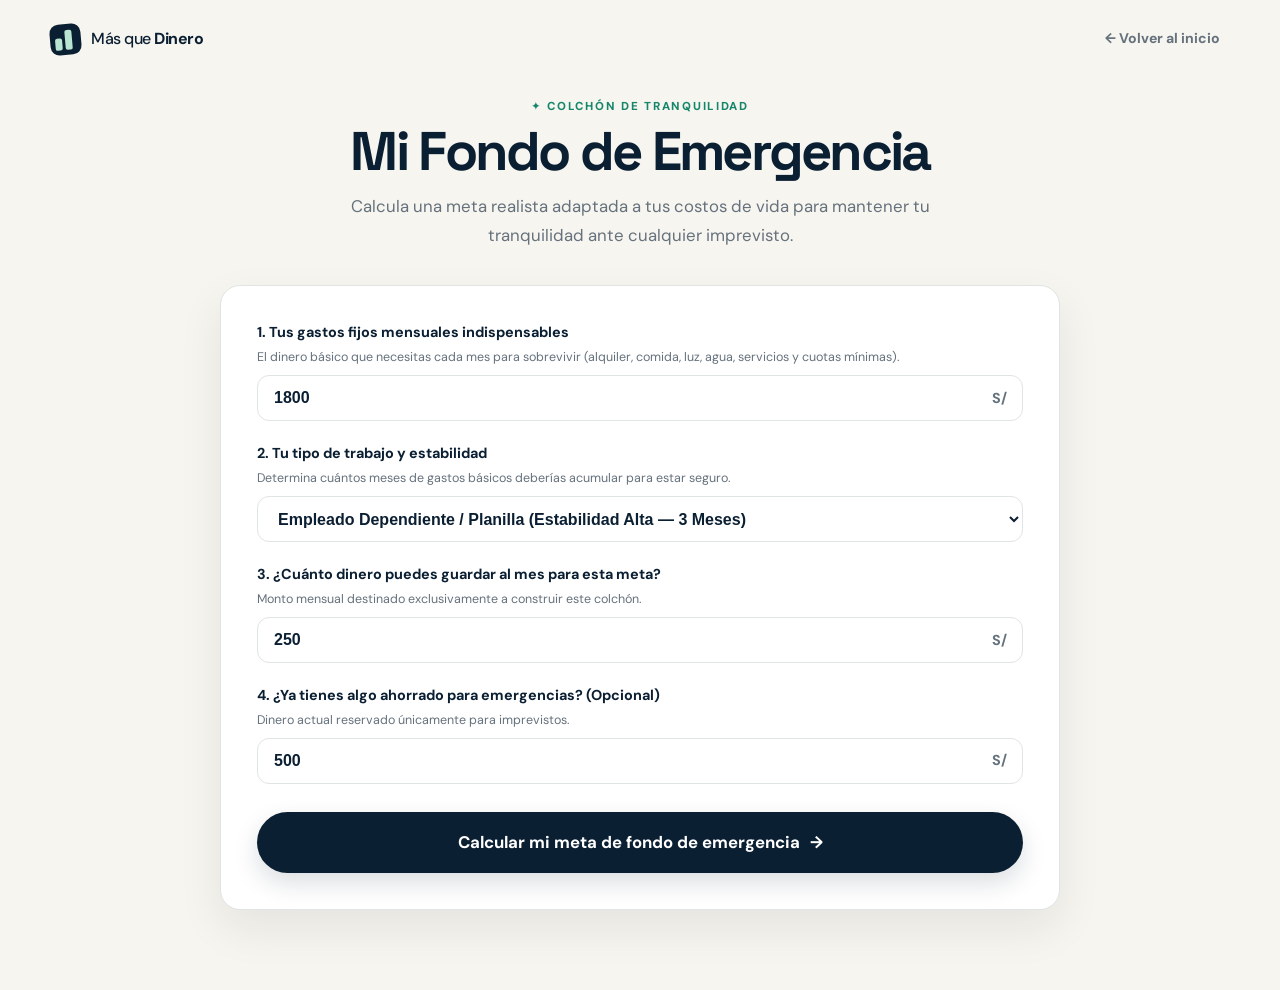
<file: fondo-de-emergencia.html>
<!DOCTYPE html>
<html lang="es">
<head>
  <meta charset="UTF-8" />
  <meta name="viewport" content="width=device-width, initial-scale=1.0" />
  <meta name="theme-color" content="#0B1F33" />
  <meta name="description" content="Calculadora de Fondo de Emergencia de Más que Dinero. Descubre tu meta de ahorro ideal según tu estabilidad laboral." />
  <title>Mi Fondo de Emergencia — Más que Dinero</title>
  
  <link rel="preconnect" href="https://fonts.googleapis.com">
  <link rel="preconnect" href="https://fonts.gstatic.com" crossorigin>
  <link href="https://fonts.googleapis.com/css2?family=DM+Sans:wght@400;500;600;700&family=Space+Grotesk:wght@600;700&display=swap" rel="stylesheet">
  
  <style>
    :root {
      --navy: #0B1F33;
      --navy-2: #102B45;
      --cream: #F7F5EF;
      --paper: #FFFFFF;
      --mint: #B9E6D3;
      --green: #16866B;
      --green-dark: #0D6A55;
      --ink: #14202B;
      --muted: #65717C;
      --line: #DFE5E4;
      --soft: #EDF5F1;
      --yellow: #F2D77A;
      --danger: #C84D42;
      --shadow: 0 18px 45px rgba(11,31,51,.08);
      --radius: 20px;
    }

    * { box-sizing: border-box; margin: 0; padding: 0; }
    html { scroll-behavior: smooth; }
    body {
      font-family: "DM Sans", system-ui, sans-serif;
      background: var(--cream);
      color: var(--ink);
      line-height: 1.5;
    }
    a { color: inherit; text-decoration: none; }
    button { font: inherit; cursor: pointer; border: none; }

    /* Topbar Header */
    .topbar {
      width: min(1180px, calc(100% - 40px));
      margin: 0 auto;
      height: 78px;
      display: flex;
      align-items: center;
      justify-content: space-between;
      gap: 24px;
    }
    .brand {
      display: inline-flex;
      align-items: center;
      gap: 10px;
      font-weight: 500;
      letter-spacing: -.03em;
      color: var(--navy);
      white-space: nowrap;
    }
    .brand strong { font-weight: 700; }
    .brand-mark {
      width: 31px;
      height: 31px;
      display: inline-flex;
      align-items: flex-end;
      gap: 3px;
      padding: 5px;
      border-radius: 9px;
      background: var(--navy);
      transform: rotate(-5deg);
    }
    .brand-mark span { display: block; width: 7px; border-radius: 2px; background: var(--mint); }
    .brand-mark span:first-child { height: 12px; }
    .brand-mark span:last-child { height: 20px; }

    .back-btn {
      display: inline-flex;
      align-items: center;
      gap: 8px;
      font-size: .88rem;
      font-weight: 700;
      color: var(--muted);
      transition: .2s;
    }
    .back-btn:hover { color: var(--navy); }

    /* Main Container */
    .tool-container {
      width: min(840px, calc(100% - 32px));
      margin: 20px auto 80px;
    }

    .tool-header {
      text-align: center;
      margin-bottom: 36px;
    }
    .eyebrow {
      font-size: .72rem;
      font-weight: 800;
      letter-spacing: .15em;
      color: var(--green);
      text-transform: uppercase;
      margin-bottom: 8px;
    }
    .tool-header h1 {
      font-family: "Space Grotesk", sans-serif;
      font-size: clamp(2.2rem, 5vw, 3.4rem);
      letter-spacing: -.05em;
      color: var(--navy);
      line-height: 1.05;
    }
    .tool-header p {
      color: var(--muted);
      font-size: 1.05rem;
      max-width: 580px;
      margin: 12px auto 0;
    }

    /* Card Form */
    .card {
      background: var(--paper);
      border-radius: var(--radius);
      padding: 36px;
      box-shadow: var(--shadow);
      border: 1px solid var(--line);
      margin-bottom: 32px;
    }

    .form-group {
      margin-bottom: 22px;
    }
    .form-group:last-child { margin-bottom: 0; }
    
    .field-label {
      display: block;
      font-size: .9rem;
      font-weight: 700;
      color: var(--navy);
      margin-bottom: 4px;
    }
    .field-desc {
      font-size: .78rem;
      color: var(--muted);
      margin-bottom: 8px;
    }

    .input-wrapper {
      position: relative;
      display: flex;
      align-items: center;
    }
    .input-wrapper input, .input-wrapper select {
      width: 100%;
      height: 46px;
      border: 1.5px solid var(--line);
      border-radius: 12px;
      padding: 0 16px;
      font-size: 1rem;
      font-weight: 700;
      color: var(--navy);
      background: white;
      outline: none;
      transition: .2s;
    }
    .input-wrapper input:focus, .input-wrapper select:focus {
      border-color: var(--navy);
      box-shadow: 0 0 0 3px rgba(11,31,51,.08);
    }
    .has-unit input { padding-right: 36px; }
    .input-unit {
      position: absolute;
      right: 16px;
      font-size: .9rem;
      font-weight: 700;
      color: var(--muted);
      pointer-events: none;
    }

    .analyze-btn {
      width: 100%;
      background: var(--navy);
      color: white;
      padding: 18px;
      border-radius: 999px;
      font-weight: 700;
      font-size: 1.05rem;
      display: flex;
      align-items: center;
      justify-content: center;
      gap: 10px;
      margin-top: 28px;
      transition: .22s ease;
      box-shadow: 0 10px 25px rgba(11,31,51,.15);
    }
    .analyze-btn:hover {
      background: var(--navy-2);
      transform: translateY(-2px);
    }

    /* Results Section */
    .results-section {
      display: none;
      animation: fadeIn .4s ease forwards;
    }
    .results-section.active { display: block; }

    @keyframes fadeIn {
      from { opacity: 0; transform: translateY(15px); }
      to { opacity: 1; transform: translateY(0); }
    }

    /* Main Target Display */
    .target-hero {
      background: var(--navy);
      color: white;
      border-radius: var(--radius);
      padding: 36px;
      text-align: center;
      margin-bottom: 28px;
    }
    .target-eyebrow {
      font-size: .75rem;
      font-weight: 800;
      color: var(--mint);
      text-transform: uppercase;
      letter-spacing: .12em;
      margin-bottom: 8px;
    }
    .target-amount {
      font-family: "Space Grotesk", sans-serif;
      font-size: clamp(2.8rem, 6vw, 4.2rem);
      font-weight: 700;
      line-height: 1;
      color: white;
      margin-bottom: 10px;
    }
    .target-sub {
      color: #B9C7D1;
      font-size: .95rem;
      max-width: 520px;
      margin: 0 auto;
    }

    /* Breakdown Grid */
    .breakdown-grid {
      display: grid;
      grid-template-columns: repeat(3, 1fr);
      gap: 16px;
      margin-bottom: 28px;
    }
    .breakdown-card {
      background: var(--paper);
      border-radius: var(--radius);
      padding: 20px;
      border: 1px solid var(--line);
      text-align: center;
    }
    .breakdown-card span {
      display: block;
      font-size: .75rem;
      font-weight: 700;
      color: var(--muted);
      text-transform: uppercase;
      letter-spacing: .05em;
      margin-bottom: 6px;
    }
    .breakdown-card strong {
      font-family: "Space Grotesk", sans-serif;
      font-size: 1.4rem;
      color: var(--navy);
    }

    /* Carlos Advice Box */
    .carlos-box {
      background: var(--paper);
      border-radius: var(--radius);
      padding: 32px;
      border: 1px solid var(--line);
      margin-bottom: 32px;
      border-left: 5px solid var(--navy);
    }
    .carlos-header {
      display: flex;
      align-items: center;
      gap: 12px;
      margin-bottom: 14px;
    }
    .carlos-avatar {
      width: 42px;
      height: 42px;
      border-radius: 50%;
      background: var(--navy);
      color: var(--mint);
      display: grid;
      place-items: center;
      font-weight: 800;
      font-size: .9rem;
    }
    .carlos-title h3 {
      font-size: 1.05rem;
      color: var(--navy);
    }
    .carlos-title p {
      font-size: .75rem;
      color: var(--muted);
    }

    .carlos-body {
      color: var(--ink);
      font-size: .98rem;
      line-height: 1.6;
    }
    .carlos-body strong { color: var(--navy); }

    @media (max-width: 680px) {
      .breakdown-grid { grid-template-columns: 1fr; }
      .card, .target-hero, .carlos-box { padding: 24px; }
    }

    /* MÁS QUE DINERO · experiencia compartida, responsive y accesible */
    :focus-visible { outline: 3px solid #16866B; outline-offset: 3px; }
    a, button, input, select { -webkit-tap-highlight-color: transparent; }
    button, .analyze-btn, .primary-btn, .nav-cta { min-height: 44px; }
    .back-btn { border-radius: 999px; padding: 8px 10px; }
    .back-btn:hover { background: rgba(11,31,51,.05); }
    .tool-header p { line-height: 1.7; }
    .field-desc { line-height: 1.55; }
    input, select, textarea { max-width: 100%; }
    .card { overflow-wrap: anywhere; }
    @media (max-width: 680px) {
      .topbar { width: calc(100% - 28px); height: 64px; }
      .tool-container { width: calc(100% - 28px); margin-top: 14px; }
      .tool-header { margin-bottom: 24px; text-align: left; }
      .tool-header p { margin-left: 0; font-size: .98rem; }
      .card { padding: 22px 18px; border-radius: 16px; }
      .analyze-btn { padding: 15px; font-size: 1rem; }
    }
    @media (prefers-reduced-motion: reduce) {
      *, *::before, *::after { scroll-behavior: auto !important; animation-duration: .01ms !important; animation-iteration-count: 1 !important; transition-duration: .01ms !important; }
    }
  </style>
</head>

<body>

  <header class="topbar">
    <a href="index.html" class="brand" aria-label="Más que Dinero - inicio">
      <span class="brand-mark"><span></span><span></span></span>
      <span>Más que <strong>Dinero</strong></span>
    </a>
    <a href="index.html" class="back-btn">← Volver al inicio</a>
  </header>

  <main class="tool-container">
    <div class="tool-header">
      <div class="eyebrow">✦ COLCHÓN DE TRANQUILIDAD</div>
      <h1>Mi Fondo de Emergencia</h1>
      <p>Calcula una meta realista adaptada a tus costos de vida para mantener tu tranquilidad ante cualquier imprevisto.</p>
    </div>

    <div class="card">
      <div class="form-group">
        <label class="field-label" for="fixed-costs">1. Tus gastos fijos mensuales indispensables</label>
        <p class="field-desc">El dinero básico que necesitas cada mes para sobrevivir (alquiler, comida, luz, agua, servicios y cuotas mínimas).</p>
        <div class="input-wrapper has-unit">
          <input type="number" id="fixed-costs" placeholder="Ej. 1800" min="0" value="1800" />
          <span class="input-unit">S/</span>
        </div>
      </div>

      <div class="form-group">
        <label class="field-label" for="work-type">2. Tu tipo de trabajo y estabilidad</label>
        <p class="field-desc">Determina cuántos meses de gastos básicos deberías acumular para estar seguro.</p>
        <div class="input-wrapper">
          <select id="work-type">
            <option value="stable" selected>Empleado Dependiente / Planilla (Estabilidad Alta — 3 Meses)</option>
            <option value="medium">Contrato Temporal / Comisionista (Estabilidad Media — 4.5 Meses)</option>
            <option value="freelance">Independiente / Freelancer / Negocio (Ingresos Variables — 6 Meses)</option>
          </select>
        </div>
      </div>

      <div class="form-group">
        <label class="field-label" for="monthly-saving">3. ¿Cuánto dinero puedes guardar al mes para esta meta?</label>
        <p class="field-desc">Monto mensual destinado exclusivamente a construir este colchón.</p>
        <div class="input-wrapper has-unit">
          <input type="number" id="monthly-saving" placeholder="Ej. 250" min="0" value="250" />
          <span class="input-unit">S/</span>
        </div>
      </div>

      <div class="form-group">
        <label class="field-label" for="current-fund">4. ¿Ya tienes algo ahorrado para emergencias? (Opcional)</label>
        <p class="field-desc">Dinero actual reservado únicamente para imprevistos.</p>
        <div class="input-wrapper has-unit">
          <input type="number" id="current-fund" placeholder="Ej. 500" min="0" value="500" />
          <span class="input-unit">S/</span>
        </div>
      </div>

      <button type="button" class="analyze-btn" onclick="calculateEmergencyFund()">
        Calcular mi meta de fondo de emergencia <span>→</span>
      </button>
    </div>

    <!-- SECCIÓN DE RESULTADOS -->
    <div class="results-section" id="results">
      
      <div class="target-hero">
        <div class="target-eyebrow">✦ TU META DE SEGURIDAD REALISTA</div>
        <div class="target-amount" id="target-total">S/ 0</div>
        <div class="target-sub" id="target-sub-desc">Cargando análisis...</div>
      </div>

      <div class="breakdown-grid">
        <div class="breakdown-card">
          <span>Meses de Cobertura</span>
          <strong id="target-months">0 meses</strong>
        </div>
        <div class="breakdown-card">
          <span>Ahorro Faltante</span>
          <strong id="missing-amount">S/ 0</strong>
        </div>
        <div class="breakdown-card">
          <span>Tiempo Estimado</span>
          <strong id="time-estimate">0 meses</strong>
        </div>
      </div>

      <!-- Consejo de Carlos -->
      <div class="carlos-box">
        <div class="carlos-header">
          <div class="carlos-avatar">C</div>
          <div class="carlos-title">
            <h3>¿Por qué este número es más realista en Latinoamérica?</h3>
            <p>El consejo de Carlos (Fundador de Más que Dinero)</p>
          </div>
        </div>
        <div class="carlos-body" id="carlos-advice">
          <!-- Generado dinámicamente -->
        </div>
      </div>

    </div>
  </main>

  <script>
    function calculateEmergencyFund() {
      const fixedCosts = parseFloat(document.getElementById('fixed-costs').value) || 0;
      const workType = document.getElementById('work-type').value;
      const monthlySaving = parseFloat(document.getElementById('monthly-saving').value) || 0;
      const currentFund = parseFloat(document.getElementById('current-fund').value) || 0;

      if (fixedCosts <= 0) {
        alert('Por favor ingresa un monto válido de gastos fijos mensuales.');
        return;
      }

      // Determine months needed based on work stability
      let monthsNeeded = 3;
      if (workType === 'stable') monthsNeeded = 3;
      else if (workType === 'medium') monthsNeeded = 4.5;
      else if (workType === 'freelance') monthsNeeded = 6;

      const targetTotal = Math.round(fixedCosts * monthsNeeded);
      const missingAmount = Math.max(0, targetTotal - currentFund);
      
      let monthsToGoal = 0;
      if (missingAmount > 0 && monthlySaving > 0) {
        monthsToGoal = Math.ceil(missingAmount / monthlySaving);
      }

      // UI Rendering
      document.getElementById('target-total').textContent = `S/ ${targetTotal.toLocaleString('es-PE')}`;
      document.getElementById('target-months').textContent = `${monthsNeeded} meses`;
      document.getElementById('missing-amount').textContent = `S/ ${missingAmount.toLocaleString('es-PE')}`;
      
      const subDesc = document.getElementById('target-sub-desc');
      subDesc.textContent = `Calculado sobre tus gastos fijos reales de S/ ${fixedCosts.toLocaleString('es-PE')}/mes para mantenerte protegido sin sobreexigirte.`;

      const timeEl = document.getElementById('time-estimate');
      if (missingAmount === 0) {
        timeEl.textContent = '¡Meta alcanzada! 🎉';
      } else if (monthlySaving <= 0) {
        timeEl.textContent = 'Define un ahorro mensual';
      } else {
        const years = Math.floor(monthsToGoal / 12);
        const remMonths = monthsToGoal % 12;
        let timeStr = `${monthsToGoal} meses`;
        if (years > 0) {
          timeStr = `${years} año${years > 1 ? 's' : ''} ${remMonths > 0 ? `y ${remMonths} m.` : ''}`;
        }
        timeEl.textContent = timeStr;
      }

      // Carlos' Advice
      const adviceEl = document.getElementById('carlos-advice');
      adviceEl.innerHTML = `
        <strong>Muchos libros de finanzas dicen que debes juntar 3 a 6 meses de tu SUELDO ENTERO, pero en nuestra realidad eso se siente inalcanzable.</strong><br><br>
        Por eso aquí lo calculamos sobre tus <strong>gastos fijos indispensables</strong> (alquiler, comida, servicios y deudas). Si mañana te quedas sin trabajo o surge una emergencia, no vas a gastar en salidas ni gustitos. Tu verdadera meta de protección es cubrir lo básico para vivir tranquilo.<br><br>
        <strong>2 Reglas para lograrlo sin abandonar:</strong>
        <ol style="margin-left: 20px; margin-top: 8px;">
          <li style="margin-bottom: 6px;"><strong>Guárdalo aparte:</strong> Pon tus <strong>S/ ${monthlySaving}</strong> el mismo día que cobras en una cuenta de alto rendimiento (TREA) independiente de tu tarjeta diaria.</li>
          <li><strong>No es para ofertas:</strong> Este dinero solo se toca si pierdes tus ingresos, por emergencias médicas o averías graves del hogar/trabajo.</li>
        </ol>
      `;

      const resultsEl = document.getElementById('results');
      resultsEl.classList.add('active');
      resultsEl.scrollIntoView({ behavior: 'smooth', block: 'start' });
    }
  </script>
</body>
</html>
</file>
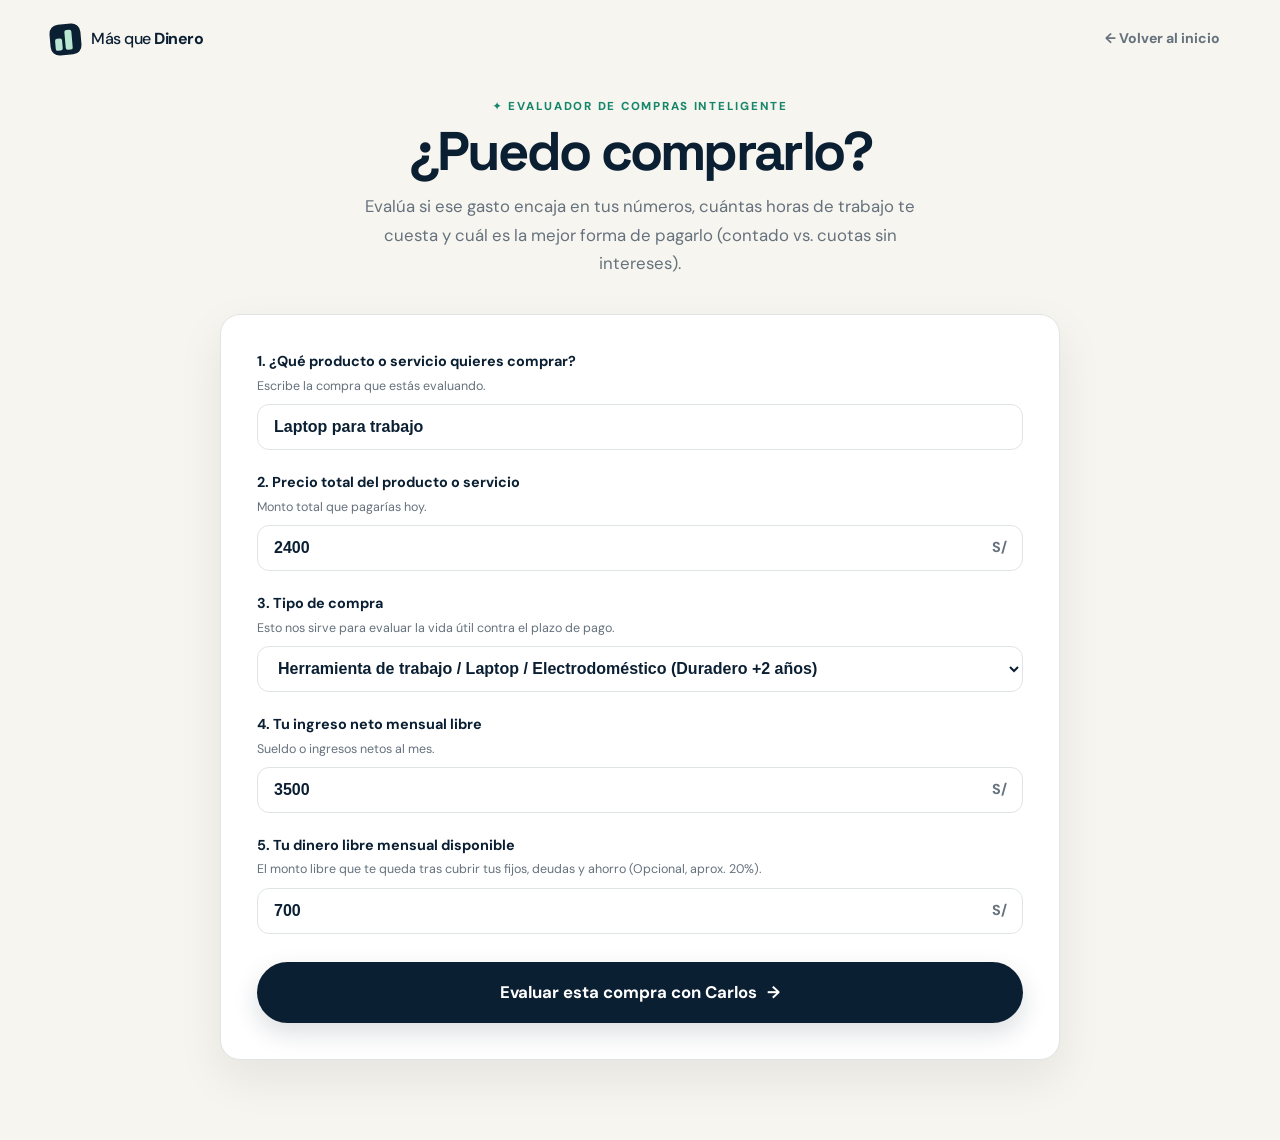
<file: puedo-comprarlo.html>
<!DOCTYPE html>
<html lang="es">
<head>
  <meta charset="UTF-8" />
  <meta name="viewport" content="width=device-width, initial-scale=1.0" />
  <meta name="theme-color" content="#0B1F33" />
  <meta name="description" content="Evaluador de Compras de Más que Dinero. Descubre si esa compra encaja en tu presupuesto, cuántas horas de trabajo te cuesta y si conviene usar cuotas sin intereses." />
  <title>¿Puedo comprarlo? — Más que Dinero</title>
  
  <link rel="preconnect" href="https://fonts.googleapis.com">
  <link rel="preconnect" href="https://fonts.gstatic.com" crossorigin>
  <link href="https://fonts.googleapis.com/css2?family=DM+Sans:wght@400;500;600;700&family=Space+Grotesk:wght@600;700&display=swap" rel="stylesheet">
  
  <style>
    :root {
      --navy: #0B1F33;
      --navy-2: #102B45;
      --cream: #F7F5EF;
      --paper: #FFFFFF;
      --mint: #B9E6D3;
      --green: #16866B;
      --green-dark: #0D6A55;
      --ink: #14202B;
      --muted: #65717C;
      --line: #DFE5E4;
      --soft: #EDF5F1;
      --yellow: #F2D77A;
      --danger: #C84D42;
      --shadow: 0 18px 45px rgba(11,31,51,.08);
      --radius: 20px;
    }

    * { box-sizing: border-box; margin: 0; padding: 0; }
    html { scroll-behavior: smooth; }
    body {
      font-family: "DM Sans", system-ui, sans-serif;
      background: var(--cream);
      color: var(--ink);
      line-height: 1.5;
    }
    a { color: inherit; text-decoration: none; }
    button { font: inherit; cursor: pointer; border: none; }

    /* Topbar Header */
    .topbar {
      width: min(1180px, calc(100% - 40px));
      margin: 0 auto;
      height: 78px;
      display: flex;
      align-items: center;
      justify-content: space-between;
      gap: 24px;
    }
    .brand {
      display: inline-flex;
      align-items: center;
      gap: 10px;
      font-weight: 500;
      letter-spacing: -.03em;
      color: var(--navy);
      white-space: nowrap;
    }
    .brand strong { font-weight: 700; }
    .brand-mark {
      width: 31px;
      height: 31px;
      display: inline-flex;
      align-items: flex-end;
      gap: 3px;
      padding: 5px;
      border-radius: 9px;
      background: var(--navy);
      transform: rotate(-5deg);
    }
    .brand-mark span { display: block; width: 7px; border-radius: 2px; background: var(--mint); }
    .brand-mark span:first-child { height: 12px; }
    .brand-mark span:last-child { height: 20px; }

    .back-btn {
      display: inline-flex;
      align-items: center;
      gap: 8px;
      font-size: .88rem;
      font-weight: 700;
      color: var(--muted);
      transition: .2s;
    }
    .back-btn:hover { color: var(--navy); }

    /* Main Container */
    .tool-container {
      width: min(840px, calc(100% - 32px));
      margin: 20px auto 80px;
    }

    .tool-header {
      text-align: center;
      margin-bottom: 36px;
    }
    .eyebrow {
      font-size: .72rem;
      font-weight: 800;
      letter-spacing: .15em;
      color: var(--green);
      text-transform: uppercase;
      margin-bottom: 8px;
    }
    .tool-header h1 {
      font-family: "Space Grotesk", sans-serif;
      font-size: clamp(2.2rem, 5vw, 3.4rem);
      letter-spacing: -.05em;
      color: var(--navy);
      line-height: 1.05;
    }
    .tool-header p {
      color: var(--muted);
      font-size: 1.05rem;
      max-width: 580px;
      margin: 12px auto 0;
    }

    /* Card Form */
    .card {
      background: var(--paper);
      border-radius: var(--radius);
      padding: 36px;
      box-shadow: var(--shadow);
      border: 1px solid var(--line);
      margin-bottom: 32px;
    }

    .form-group {
      margin-bottom: 22px;
    }
    .form-group:last-child { margin-bottom: 0; }
    
    .field-label {
      display: block;
      font-size: .9rem;
      font-weight: 700;
      color: var(--navy);
      margin-bottom: 4px;
    }
    .field-desc {
      font-size: .78rem;
      color: var(--muted);
      margin-bottom: 8px;
    }

    .input-wrapper {
      position: relative;
      display: flex;
      align-items: center;
    }
    .input-wrapper input, .input-wrapper select {
      width: 100%;
      height: 46px;
      border: 1.5px solid var(--line);
      border-radius: 12px;
      padding: 0 16px;
      font-size: 1rem;
      font-weight: 700;
      color: var(--navy);
      background: white;
      outline: none;
      transition: .2s;
    }
    .input-wrapper input:focus, .input-wrapper select:focus {
      border-color: var(--navy);
      box-shadow: 0 0 0 3px rgba(11,31,51,.08);
    }
    .has-unit input { padding-right: 36px; }
    .input-unit {
      position: absolute;
      right: 16px;
      font-size: .9rem;
      font-weight: 700;
      color: var(--muted);
      pointer-events: none;
    }

    .analyze-btn {
      width: 100%;
      background: var(--navy);
      color: white;
      padding: 18px;
      border-radius: 999px;
      font-weight: 700;
      font-size: 1.05rem;
      display: flex;
      align-items: center;
      justify-content: center;
      gap: 10px;
      margin-top: 28px;
      transition: .22s ease;
      box-shadow: 0 10px 25px rgba(11,31,51,.15);
    }
    .analyze-btn:hover {
      background: var(--navy-2);
      transform: translateY(-2px);
    }

    /* Results Section */
    .results-section {
      display: none;
      animation: fadeIn .4s ease forwards;
    }
    .results-section.active { display: block; }

    @keyframes fadeIn {
      from { opacity: 0; transform: translateY(15px); }
      to { opacity: 1; transform: translateY(0); }
    }

    /* Decision Display */
    .decision-hero {
      background: var(--navy);
      color: white;
      border-radius: var(--radius);
      padding: 36px;
      text-align: center;
      margin-bottom: 28px;
    }
    .decision-badge {
      font-size: .75rem;
      font-weight: 800;
      padding: 6px 14px;
      border-radius: 999px;
      text-transform: uppercase;
      letter-spacing: .12em;
      display: inline-block;
      margin-bottom: 12px;
    }
    .badge-verde { background: var(--mint); color: var(--navy); }
    .badge-amarillo { background: var(--yellow); color: #6B5200; }
    .badge-rojo { background: #FCE8E6; color: var(--danger); }

    .decision-title {
      font-family: "Space Grotesk", sans-serif;
      font-size: clamp(2rem, 5vw, 3rem);
      font-weight: 700;
      line-height: 1.1;
      color: white;
      margin-bottom: 10px;
    }
    .decision-sub {
      color: #B9C7D1;
      font-size: .95rem;
      max-width: 520px;
      margin: 0 auto;
    }

    /* Breakdown Grid */
    .breakdown-grid {
      display: grid;
      grid-template-columns: repeat(2, 1fr);
      gap: 16px;
      margin-bottom: 28px;
    }
    .breakdown-card {
      background: var(--paper);
      border-radius: var(--radius);
      padding: 20px;
      border: 1px solid var(--line);
      text-align: center;
    }
    .breakdown-card span {
      display: block;
      font-size: .75rem;
      font-weight: 700;
      color: var(--muted);
      text-transform: uppercase;
      letter-spacing: .05em;
      margin-bottom: 6px;
    }
    .breakdown-card strong {
      font-family: "Space Grotesk", sans-serif;
      font-size: 1.5rem;
      color: var(--navy);
    }

    /* Carlos Advice Box */
    .carlos-box {
      background: var(--paper);
      border-radius: var(--radius);
      padding: 32px;
      border: 1px solid var(--line);
      margin-bottom: 32px;
      border-left: 5px solid var(--navy);
    }
    .carlos-header {
      display: flex;
      align-items: center;
      gap: 12px;
      margin-bottom: 14px;
    }
    .carlos-avatar {
      width: 42px;
      height: 42px;
      border-radius: 50%;
      background: var(--navy);
      color: var(--mint);
      display: grid;
      place-items: center;
      font-weight: 800;
      font-size: .9rem;
    }
    .carlos-title h3 {
      font-size: 1.05rem;
      color: var(--navy);
    }
    .carlos-title p {
      font-size: .75rem;
      color: var(--muted);
    }

    .carlos-body {
      color: var(--ink);
      font-size: .98rem;
      line-height: 1.6;
    }
    .carlos-body strong { color: var(--navy); }

    @media (max-width: 680px) {
      .breakdown-grid { grid-template-columns: 1fr; }
      .card, .decision-hero, .carlos-box { padding: 24px; }
    }

    /* MÁS QUE DINERO · experiencia compartida, responsive y accesible */
    :focus-visible { outline: 3px solid #16866B; outline-offset: 3px; }
    a, button, input, select { -webkit-tap-highlight-color: transparent; }
    button, .analyze-btn, .primary-btn, .nav-cta { min-height: 44px; }
    .back-btn { border-radius: 999px; padding: 8px 10px; }
    .back-btn:hover { background: rgba(11,31,51,.05); }
    .tool-header p { line-height: 1.7; }
    .field-desc { line-height: 1.55; }
    input, select, textarea { max-width: 100%; }
    .card { overflow-wrap: anywhere; }
    @media (max-width: 680px) {
      .topbar { width: calc(100% - 28px); height: 64px; }
      .tool-container { width: calc(100% - 28px); margin-top: 14px; }
      .tool-header { margin-bottom: 24px; text-align: left; }
      .tool-header p { margin-left: 0; font-size: .98rem; }
      .card { padding: 22px 18px; border-radius: 16px; }
      .analyze-btn { padding: 15px; font-size: 1rem; }
    }
    @media (prefers-reduced-motion: reduce) {
      *, *::before, *::after { scroll-behavior: auto !important; animation-duration: .01ms !important; animation-iteration-count: 1 !important; transition-duration: .01ms !important; }
    }
  </style>
</head>

<body>

  <header class="topbar">
    <a href="index.html" class="brand" aria-label="Más que Dinero - inicio">
      <span class="brand-mark"><span></span><span></span></span>
      <span>Más que <strong>Dinero</strong></span>
    </a>
    <a href="index.html" class="back-btn">← Volver al inicio</a>
  </header>

  <main class="tool-container">
    <div class="tool-header">
      <div class="eyebrow">✦ EVALUADOR DE COMPRAS INTELIGENTE</div>
      <h1>¿Puedo comprarlo?</h1>
      <p>Evalúa si ese gasto encaja en tus números, cuántas horas de trabajo te cuesta y cuál es la mejor forma de pagarlo (contado vs. cuotas sin intereses).</p>
    </div>

    <div class="card">
      <div class="form-group">
        <label class="field-label" for="item-name">1. ¿Qué producto o servicio quieres comprar?</label>
        <p class="field-desc">Escribe la compra que estás evaluando.</p>
        <div class="input-wrapper">
          <input type="text" id="item-name" placeholder="Ej. Laptop / Zapatillas / Curso de desarrollo" value="Laptop para trabajo" />
        </div>
      </div>

      <div class="form-group">
        <label class="field-label" for="item-price">2. Precio total del producto o servicio</label>
        <p class="field-desc">Monto total que pagarías hoy.</p>
        <div class="input-wrapper has-unit">
          <input type="number" id="item-price" placeholder="Ej. 2400" min="0" value="2400" />
          <span class="input-unit">S/</span>
        </div>
      </div>

      <div class="form-group">
        <label class="field-label" for="item-category">3. Tipo de compra</label>
        <p class="field-desc">Esto nos sirve para evaluar la vida útil contra el plazo de pago.</p>
        <div class="input-wrapper">
          <select id="item-category">
            <option value="duradero" selected>Herramienta de trabajo / Laptop / Electrodoméstico (Duradero +2 años)</option>
            <option value="estilo">Ropa / Zapatillas / Tecnología opcional (Duradero medio ~1 año)</option>
            <option value="consumo">Viaje / Salida / Ocio / Gustito (Consumo inmediato)</option>
          </select>
        </div>
      </div>

      <div class="form-group">
        <label class="field-label" for="monthly-income">4. Tu ingreso neto mensual libre</label>
        <p class="field-desc">Sueldo o ingresos netos al mes.</p>
        <div class="input-wrapper has-unit">
          <input type="number" id="monthly-income" placeholder="Ej. 3500" min="0" value="3500" />
          <span class="input-unit">S/</span>
        </div>
      </div>

      <div class="form-group">
        <label class="field-label" for="free-budget">5. Tu dinero libre mensual disponible</label>
        <p class="field-desc">El monto libre que te queda tras cubrir tus fijos, deudas y ahorro (Opcional, aprox. 20%).</p>
        <div class="input-wrapper has-unit">
          <input type="number" id="free-budget" placeholder="Ej. 700" min="0" value="700" />
          <span class="input-unit">S/</span>
        </div>
      </div>

      <button type="button" class="analyze-btn" onclick="evaluatePurchase()">
        Evaluar esta compra con Carlos <span>→</span>
      </button>
    </div>

    <!-- SECCIÓN DE RESULTADOS -->
    <div class="results-section" id="results">
      
      <div class="decision-hero">
        <span class="decision-badge" id="decision-badge">Cargando...</span>
        <div class="decision-title" id="decision-title">Evaluando...</div>
        <div class="decision-sub" id="decision-sub">Cargando sugerencia personalizada...</div>
      </div>

      <div class="breakdown-grid">
        <div class="breakdown-card">
          <span>Costo en Horas de Vida</span>
          <strong id="hours-cost">0 horas</strong>
        </div>
        <div class="breakdown-card">
          <span>% de tu Dinero Libre del Mes</span>
          <strong id="pct-free-budget">0%</strong>
        </div>
      </div>

      <!-- Consejo de Carlos sobre Cuotas y Pago -->
      <div class="carlos-box">
        <div class="carlos-header">
          <div class="carlos-avatar">C</div>
          <div class="carlos-title">
            <h3>¿Cómo pagarlo? El consejo de Carlos</h3>
            <p>Estrategia de pago inteligente (Contado vs Cuotas sin Intereses)</p>
          </div>
        </div>
        <div class="carlos-body" id="carlos-advice">
          <!-- Generado dinámicamente -->
        </div>
      </div>

    </div>
  </main>

  <script>
    function evaluatePurchase() {
      const itemName = document.getElementById('item-name').value.trim() || 'Este producto';
      const price = parseFloat(document.getElementById('item-price').value) || 0;
      const category = document.getElementById('item-category').value;
      const income = parseFloat(document.getElementById('monthly-income').value) || 0;
      let freeBudget = parseFloat(document.getElementById('free-budget').value) || 0;

      if (price <= 0 || income <= 0) {
        alert('Por favor ingresa montos válidos para el precio e ingreso mensual.');
        return;
      }

      if (freeBudget <= 0) {
        freeBudget = income * 0.20;
      }

      // Work hours calculation (based on 160 hrs/month)
      const hourlyRate = income / 160;
      const hoursWorkNeeded = Math.round(price / hourlyRate);
      const daysWorkNeeded = (hoursWorkNeeded / 8).toFixed(1);

      const pctOfFree = Math.round((price / freeBudget) * 100);

      // UI Elements
      const badgeEl = document.getElementById('decision-badge');
      const titleEl = document.getElementById('decision-title');
      const subEl = document.getElementById('decision-sub');
      const hoursEl = document.getElementById('hours-cost');
      const pctEl = document.getElementById('pct-free-budget');
      const adviceEl = document.getElementById('carlos-advice');

      hoursEl.textContent = `${hoursWorkNeeded} hrs (~${daysWorkNeeded} días)`;
      pctEl.textContent = `${pctOfFree}%`;

      // Main Verdict
      if (pctOfFree <= 50) {
        // 🟢 Cómpralo al contado
        badgeEl.className = 'decision-badge badge-verde';
        badgeEl.textContent = '🟢 Cómpralo al Contado';
        titleEl.textContent = `¡Adelante con tu compra!`;
        subEl.textContent = `${itemName} ocupa solo el ${pctOfFree}% de tu dinero libre del mes. No desarmará tus finanzas.`;

        adviceEl.innerHTML = `
          <strong>Esta compra cabe perfectamente en tu presupuesto libre de este mes.</strong><br><br>
          Te cuesta <strong>S/ ${price.toLocaleString('es-PE')}</strong>, equivalente a <strong>${hoursWorkNeeded} horas de trabajo</strong> de tu vida. <br><br>
          <strong>Recomendación de pago:</strong> Pájalo directo al contado (efectivo o tarjeta de débito) o en 1 sola cuota para sumar puntos/millas, y liquida el total al cierre de tu tarjeta. ¡Disfrútalo sin culpa!
        `;
      } else if (pctOfFree <= 150) {
        // 🟡 Evaluar Cuotas SIN Intereses o Ahorrar 2 meses
        badgeEl.className = 'decision-badge badge-amarillo';
        badgeEl.textContent = '🟡 Usar Cuotas sin Intereses O Ahorrar';
        titleEl.textContent = `Págalo de forma planificada`;
        subEl.textContent = `De golpe representa el ${pctOfFree}% de tu disponible del mes, pero puedes distribuirlo estratégicamente.`;

        if (category === 'duradero') {
          // Buenísimo para cuotas sin intereses
          const suggestedInstallments = price > 1500 ? 6 : 3;
          const monthlyFee = Math.round(price / suggestedInstallments);
          const feePctOfFree = Math.round((monthlyFee / freeBudget) * 100);

          adviceEl.innerHTML = `
            <strong>Aprovecha el poder de las Cuotas SIN Intereses (0% TCEA):</strong><br><br>
            Como <strong>${itemName}</strong> es una herramienta o bien duradero (te durará más tiempo del que tardarás en pagarla), este es el caso ideal para usar tarjeta de crédito <strong>SÓLO SI ES A 0% INTERESES</strong>.<br><br>
            <strong>Estrategia recomendada por Carlos:</strong>
            <ul>
              <li style="margin-top: 6px;">Dividelo en <strong>${suggestedInstallments} cuotas sin intereses</strong> de aprox. <strong>S/ ${monthlyFee.toLocaleString('es-PE')} / mes</strong>.</li>
              <li>Esa cuota representa sólo el <strong>${feePctOfFree}%</strong> de tu dinero libre mensual, dejándote espacio tranquilo para tu vida diaria.</li>
              <li><em>¡Cuidado!</em> Asegúrate con tu banco de que la promoción sea realmente a 0% de interés y no difieras cuotas ordinarias.</li>
            </ul>
          `;
        } else {
          // Consumo/Estilo -> NO cuotas, mejor junta
          adviceEl.innerHTML = `
            <strong>Ojo: No conviene usar cuotas para compras efímeras o de ocio.</strong><br><br>
            Como es un gasto de estilo de vida o consumo, meterlo en cuotas (incluso sin intereses) suele ser una trampa porque la emoción o el viaje pasa rápido y la deuda se queda por meses ahogando tu flujo de caja.<br><br>
            <strong>Recomendación de Carlos:</strong> Guarda la mitad de tu disponible durante 2 o 3 meses para pagarlo 100% al contado sin tarjeta.
          `;
        }
      } else {
        // 🔴 Freno de Mano
        badgeEl.className = 'decision-badge badge-rojo';
        badgeEl.textContent = '🔴 Freno de Mano';
        titleEl.textContent = `Aún no es momento de comprarlo`;
        subEl.textContent = `Supera ampliamente tu disponible mensual (${pctOfFree}% del dinero libre). Te obligaría a sobreendeudarte.`;

        adviceEl.innerHTML = `
          <strong>Amigo/a, hacer este gasto hoy va a ahogar tu presupuesto.</strong><br><br>
          Pagar <strong>S/ ${price.toLocaleString('es-PE')}</strong> te cuesta <strong>${hoursWorkNeeded} horas de vida trabajando</strong> (~${daysWorkNeeded} días completos de sueldo).<br><br>
          <strong>¿Por qué NO sacarlo en cuotas normales con intereses?</strong><br>
          Meter un gasto así a 12 o 18 cuotas con intereses bancarios tradicionales (+30% o +40% TCEA) hará que termines pagando hasta un 50% más por el mismo producto.<br><br>
          <strong>Tu mejor camino:</strong> Si es una herramienta indispensable, busca la promoción de <strong>12 cuotas SIN intereses</strong> que ofrecen varios bancos locales. Si es solo un gusto, estabiliza primero tu fondo de emergencia.
        `;
      }

      const resultsEl = document.getElementById('results');
      resultsEl.classList.add('active');
      resultsEl.scrollIntoView({ behavior: 'smooth', block: 'start' });
    }
  </script>
</body>
</html>
</file>
